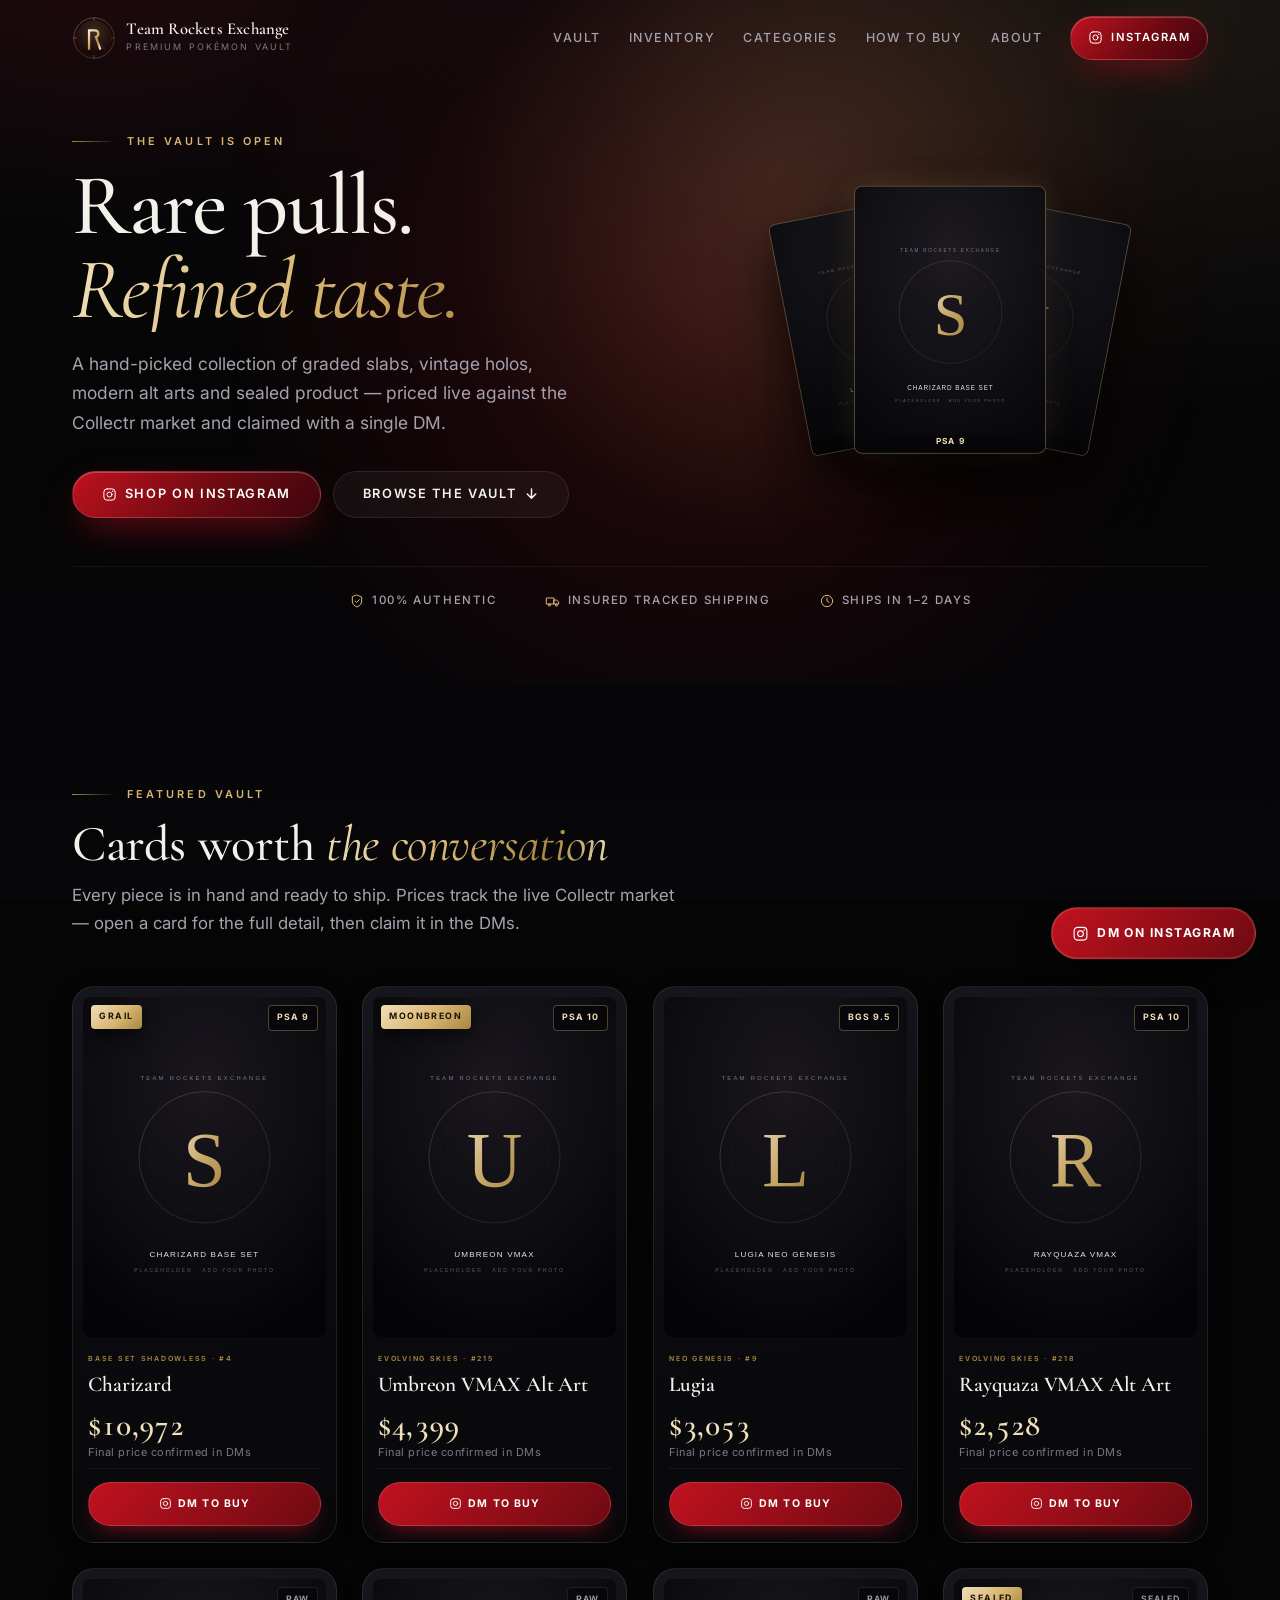
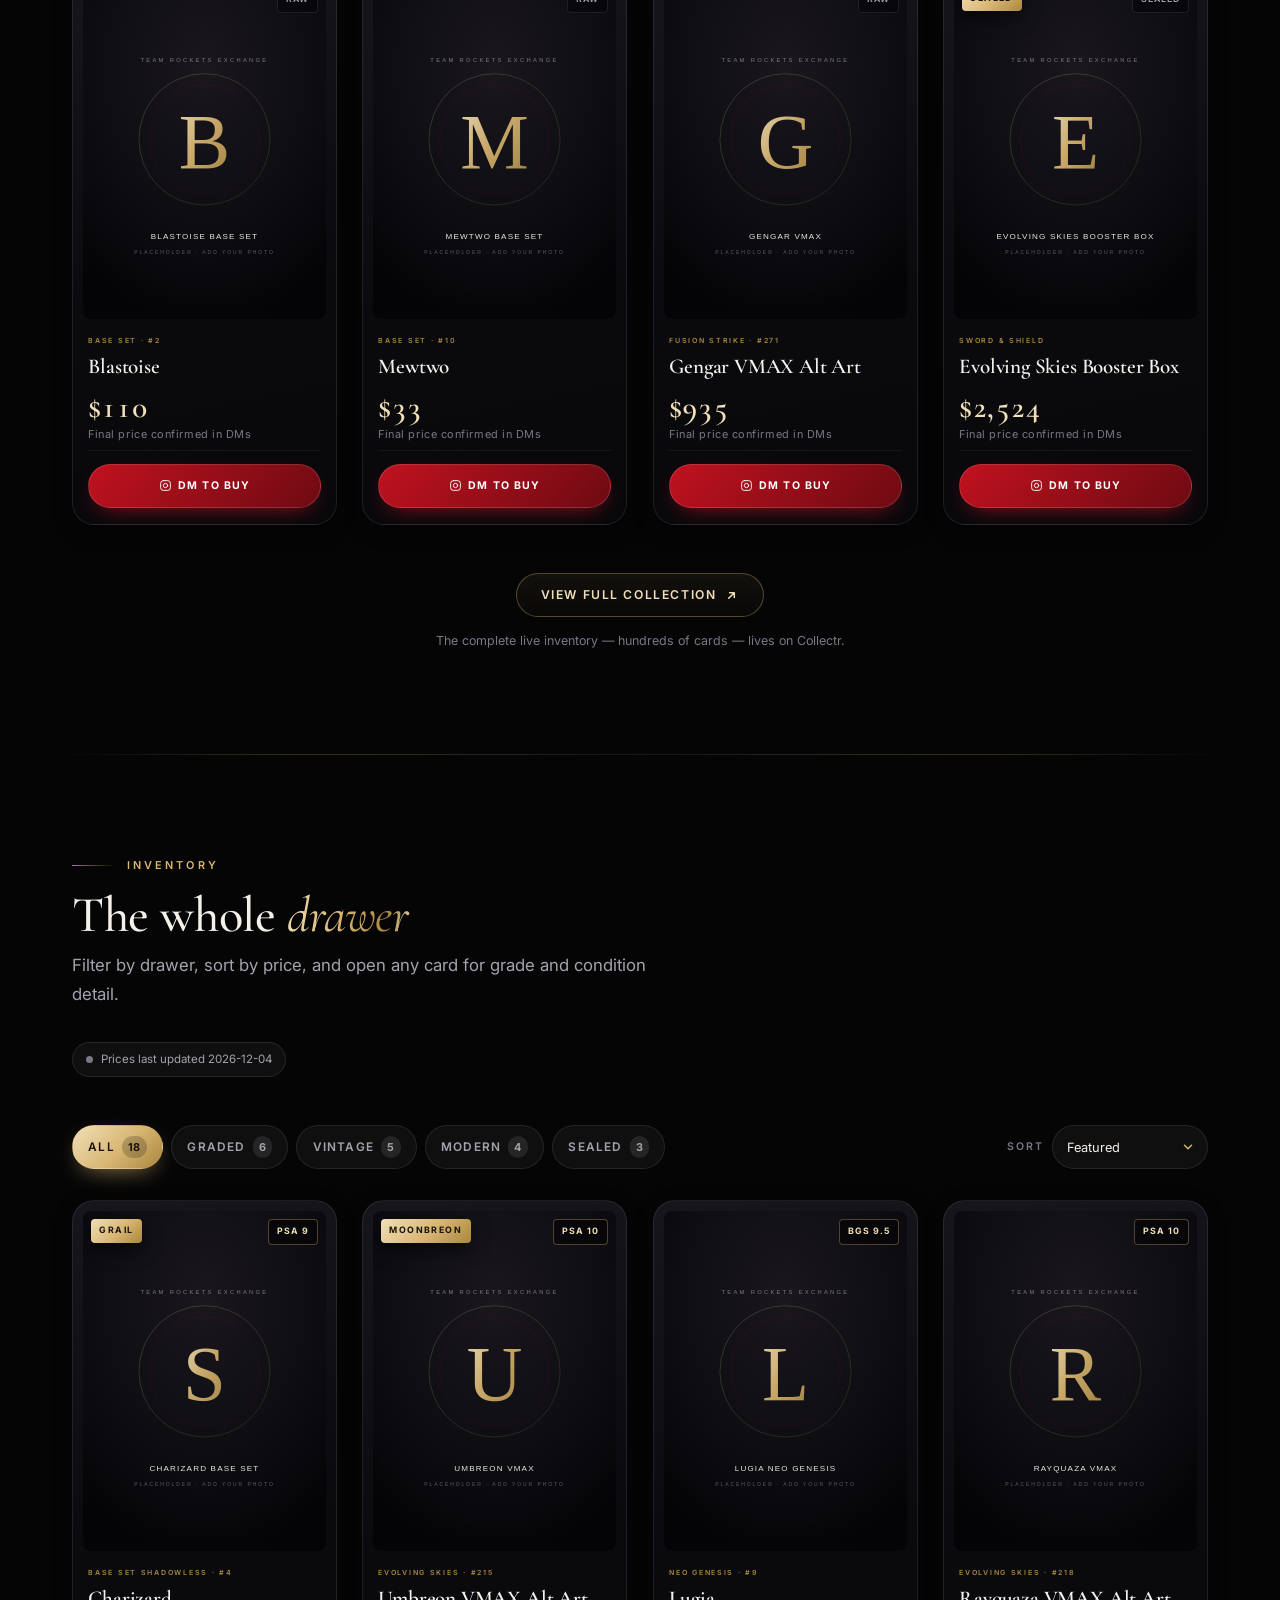
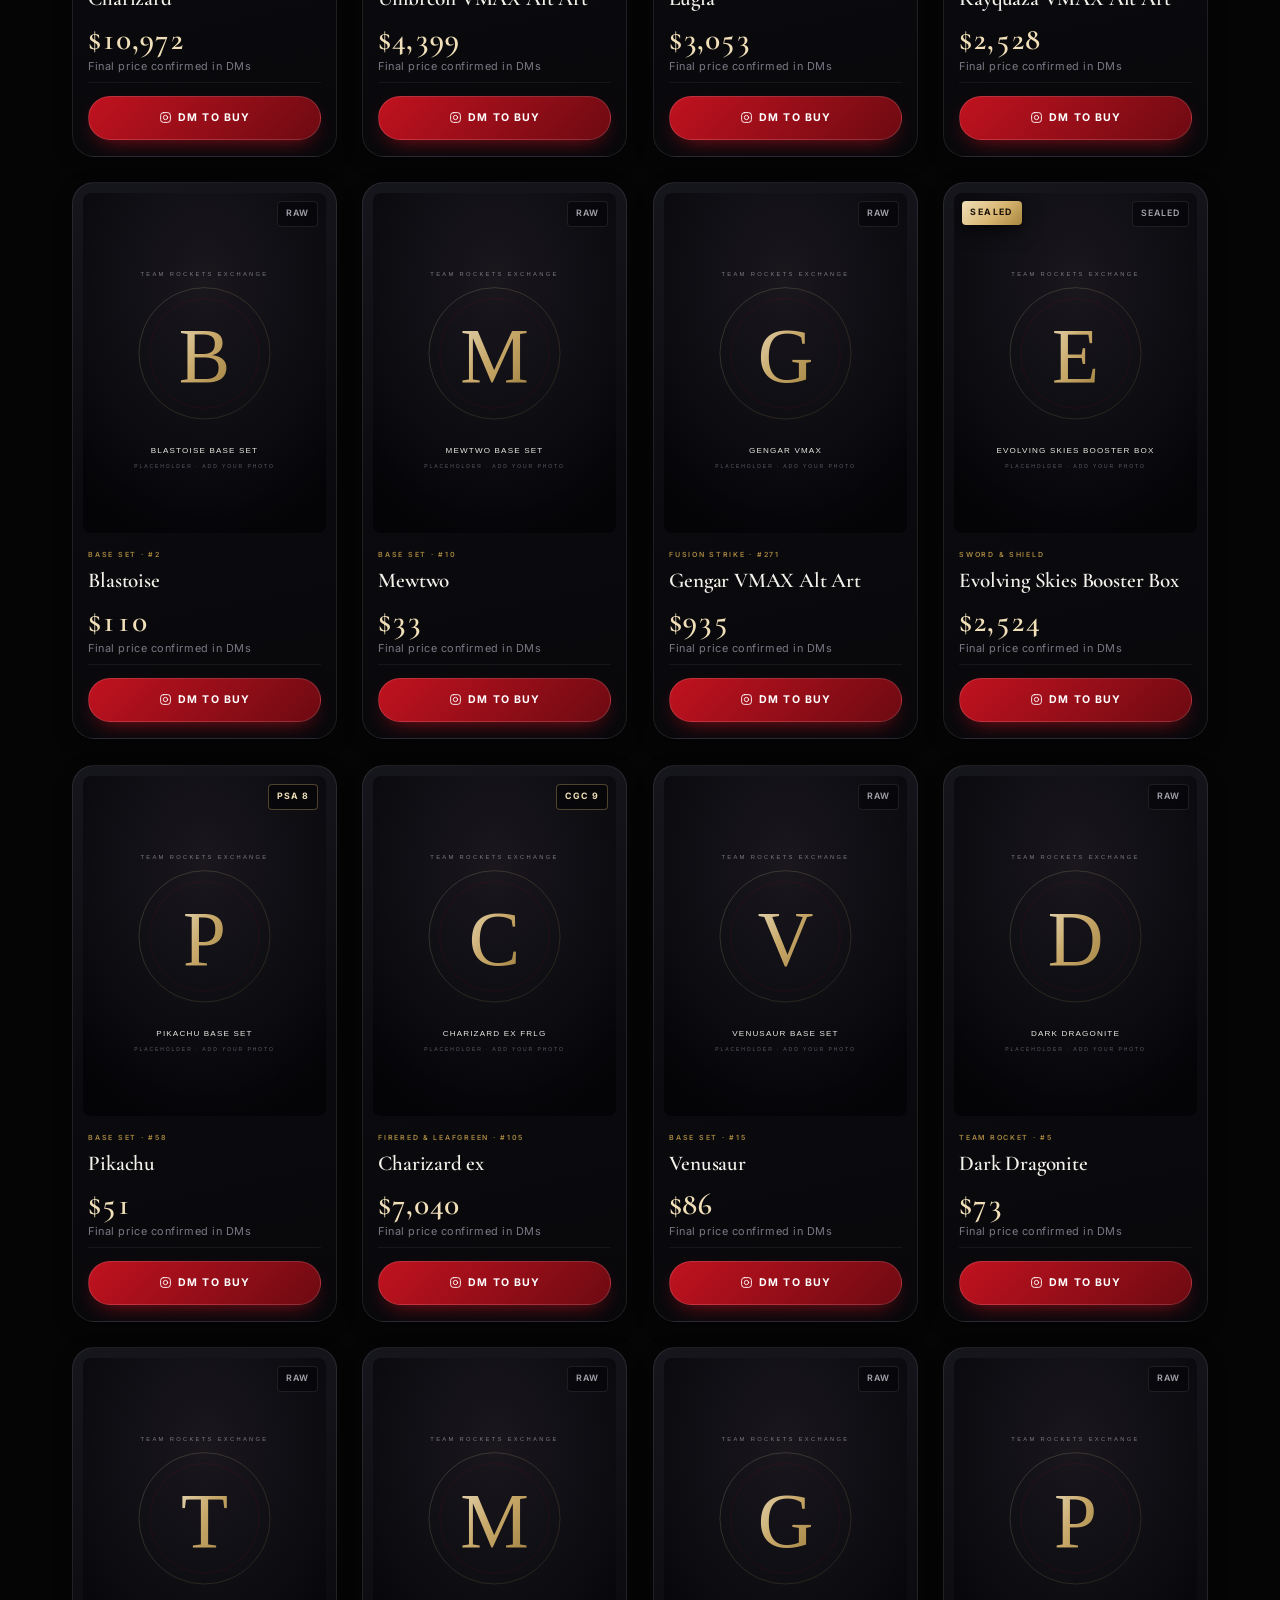
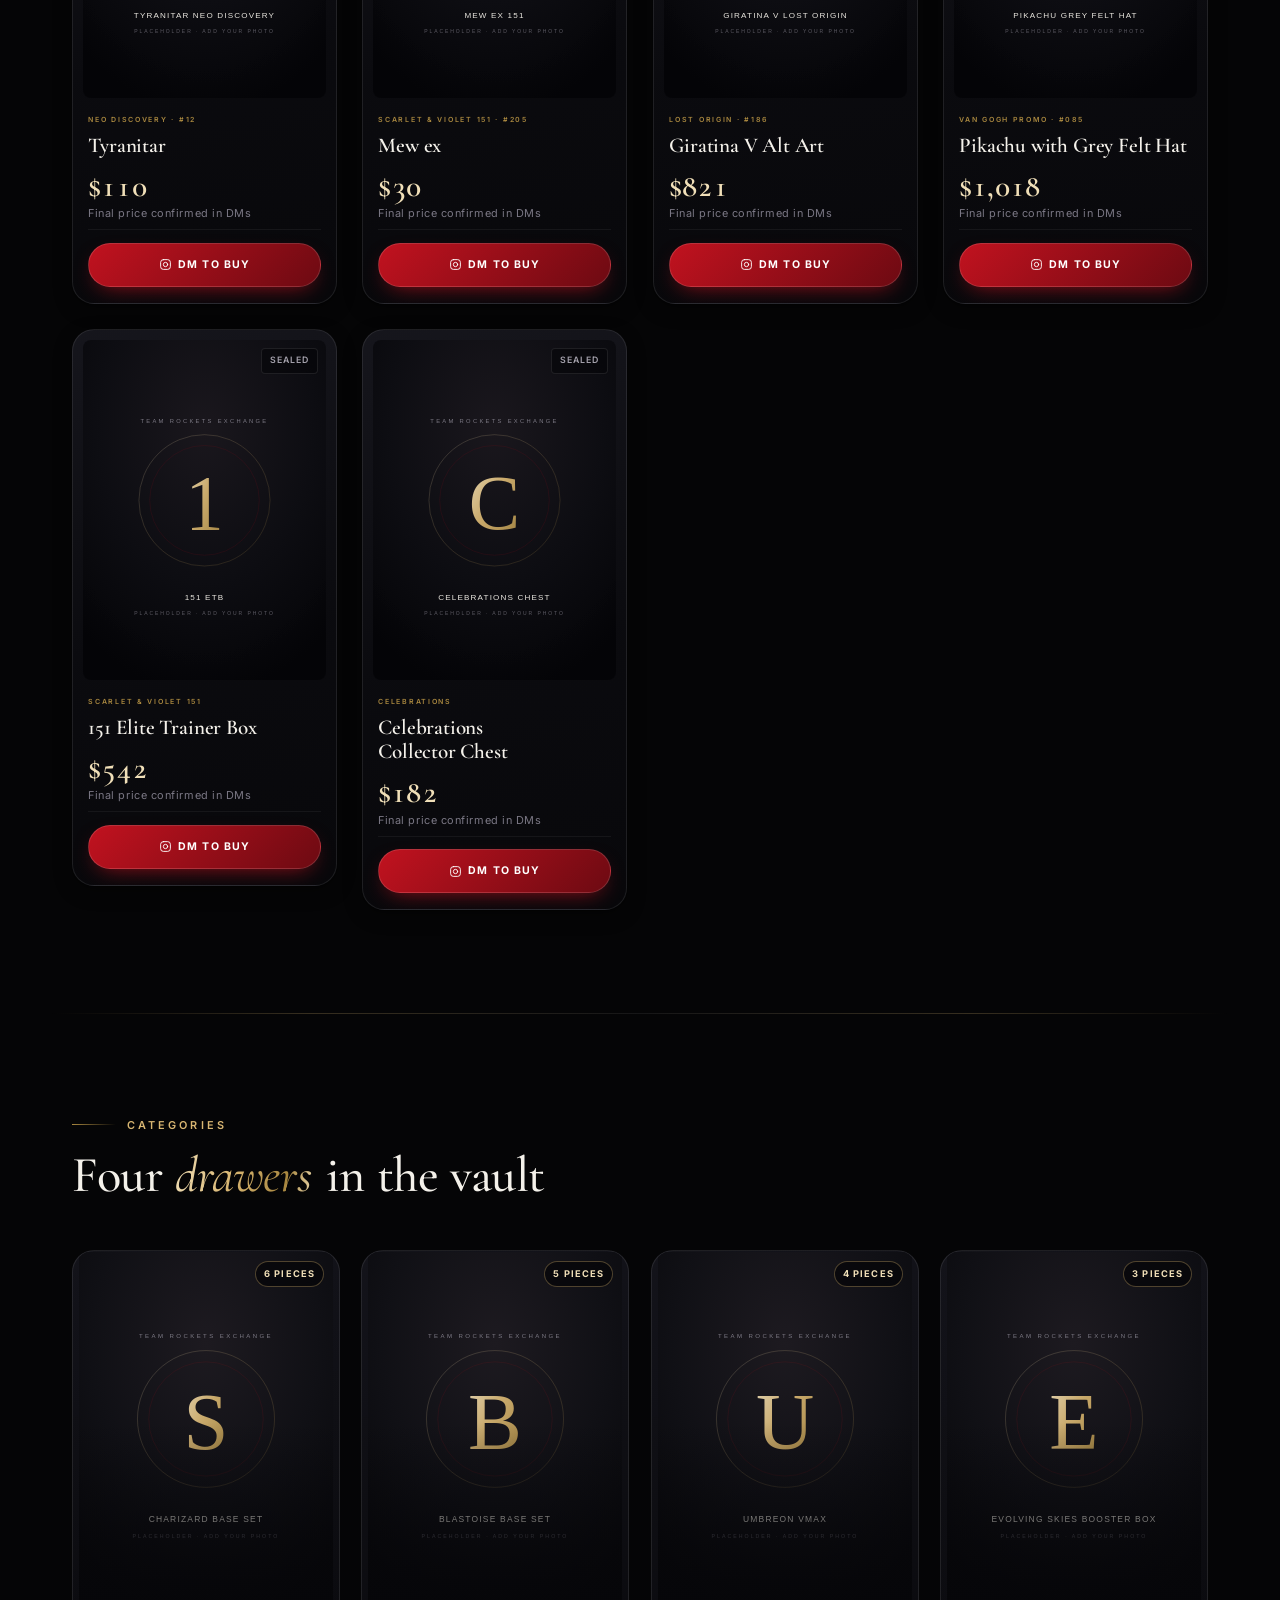
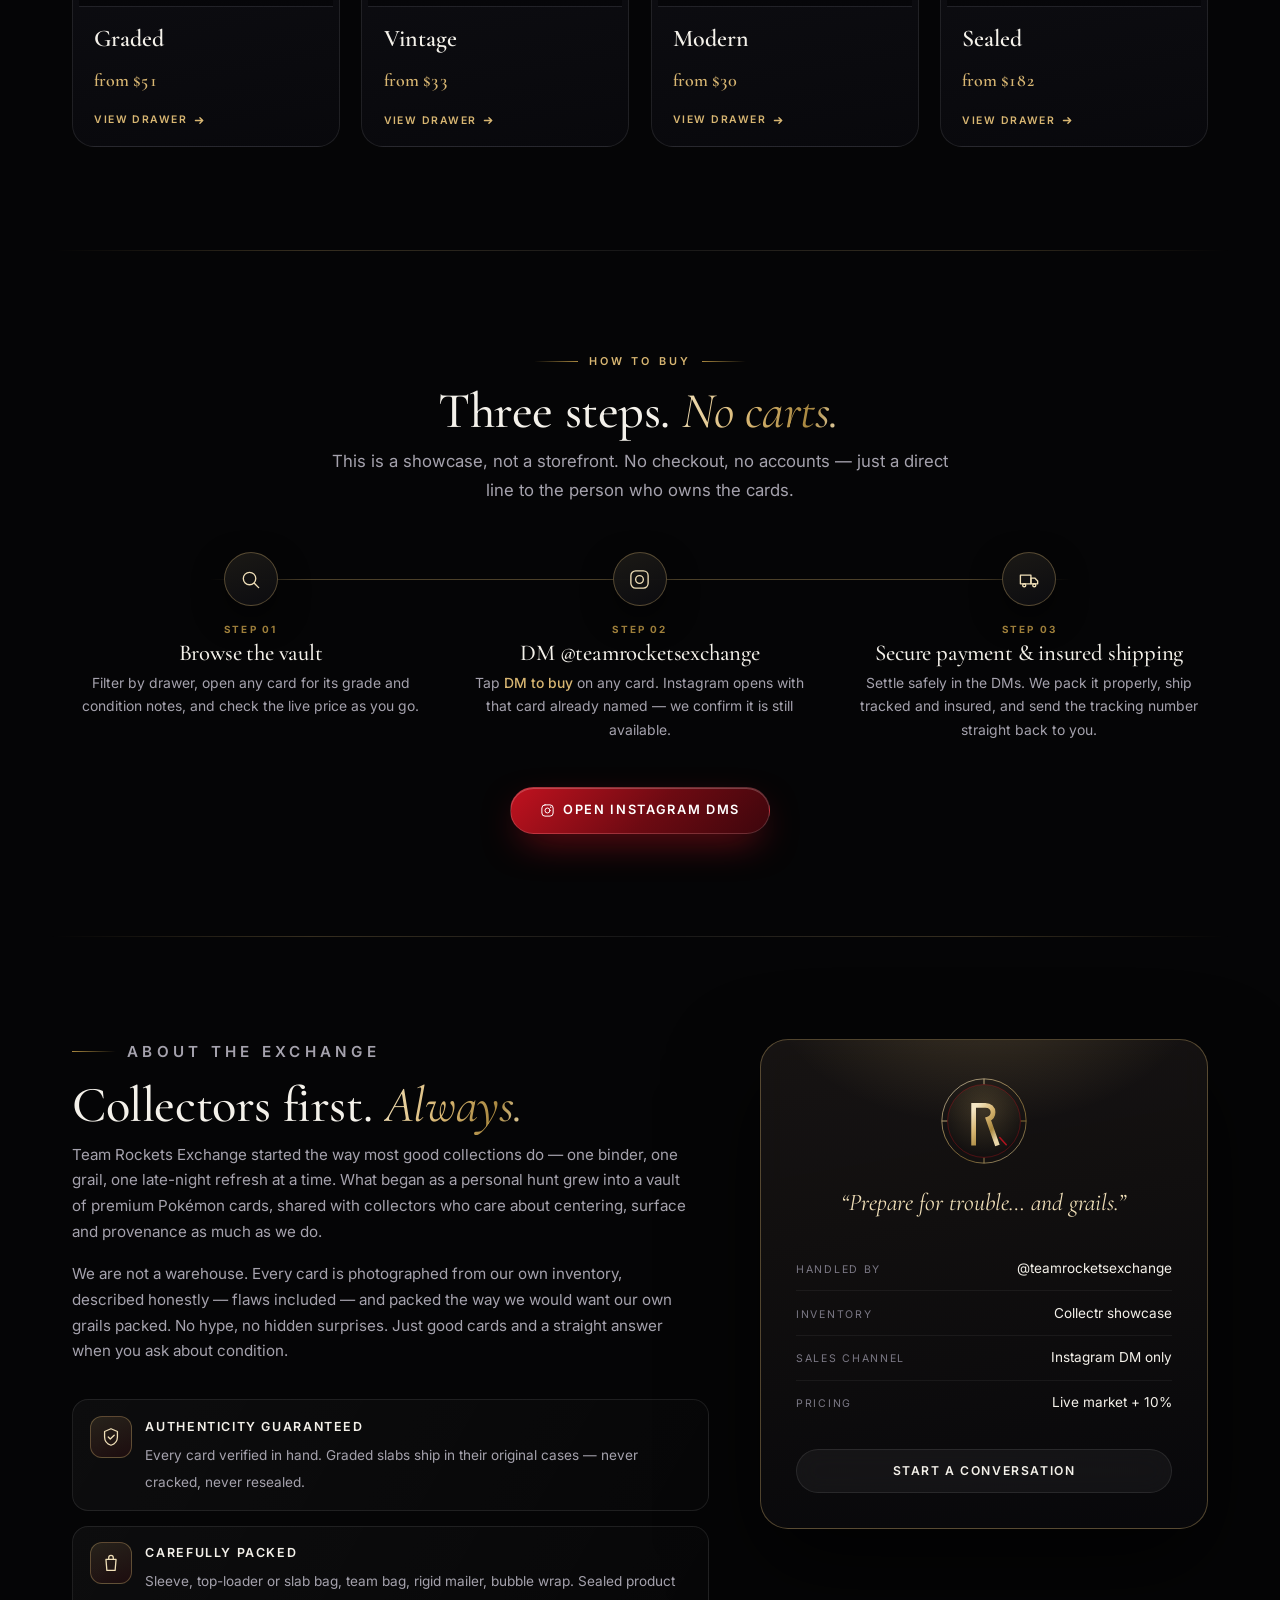
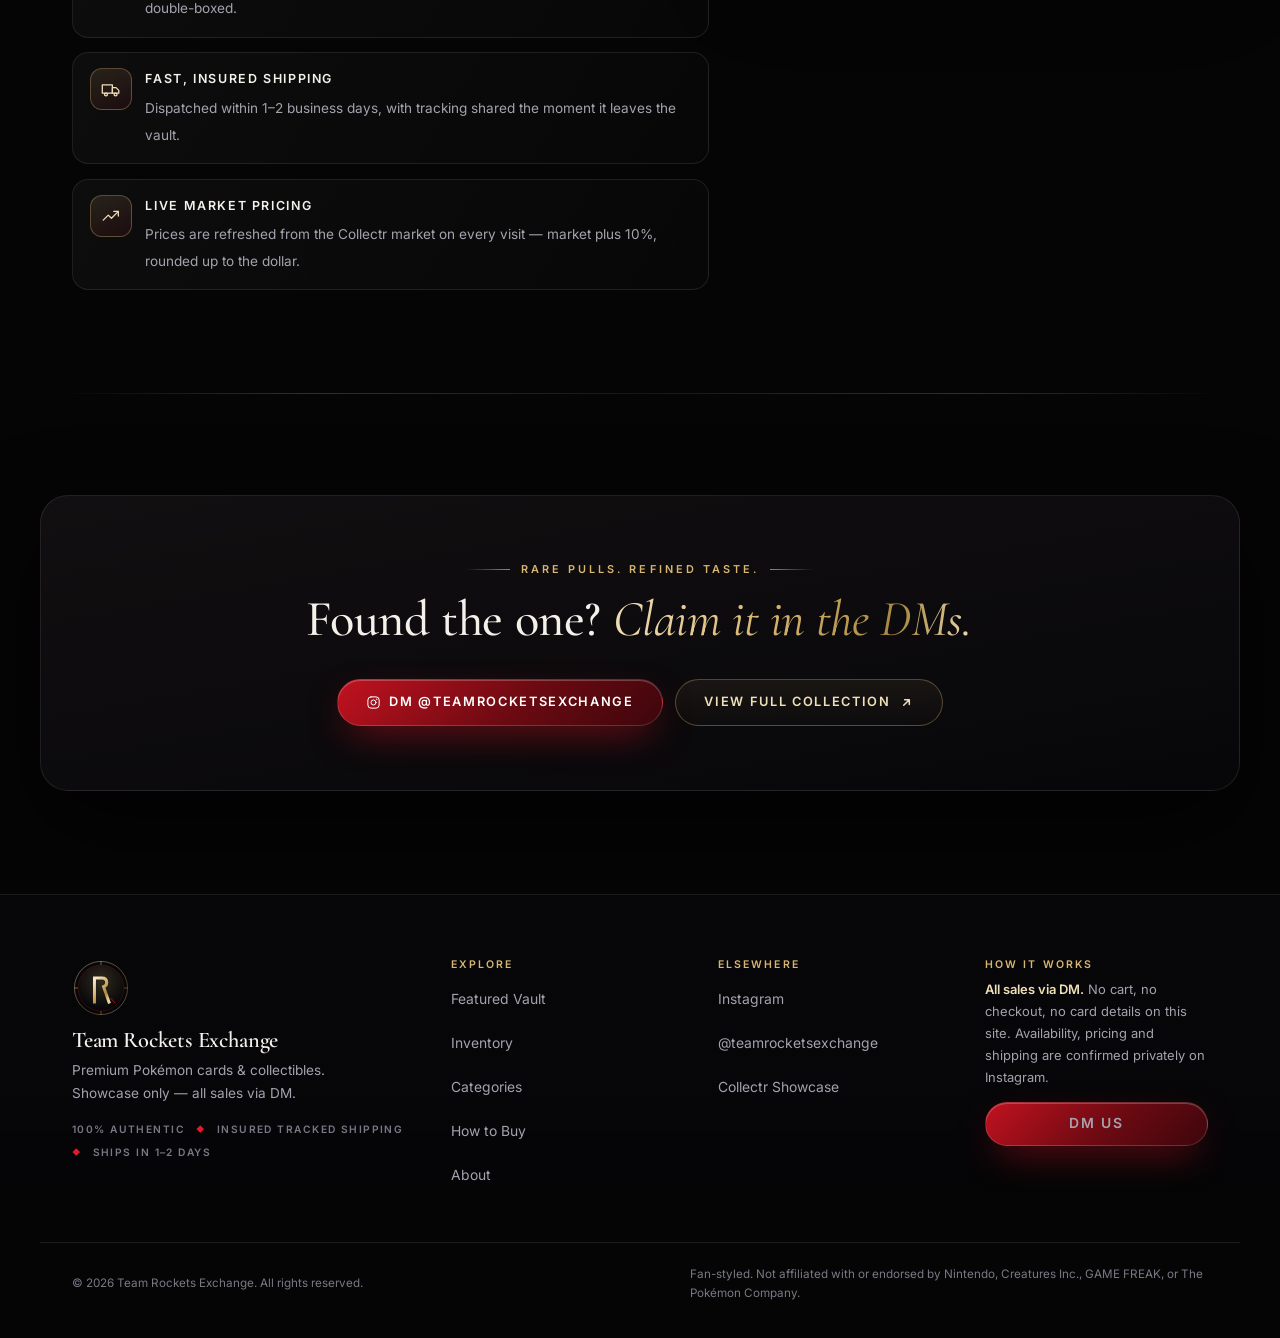
<file: index.html>
<!DOCTYPE html>
<html lang="en">
<head>
<meta charset="utf-8" />
<meta name="viewport" content="width=device-width, initial-scale=1" />
<title>Team Rockets Exchange — Rare pulls. Refined taste.</title>
<meta name="description" content="A curated vault of premium Pokémon collectibles — graded slabs, vintage holos, modern alt arts and sealed product. Live Collectr market pricing; every purchase by DM on Instagram." />
<meta name="theme-color" content="#08080a" />
<meta name="color-scheme" content="dark" />
<link rel="canonical" href="https://abc6240.github.io/tre/" />

<!-- Social preview. A 1200x630 PNG at assets/brand/og-image.png would render
     better on Facebook / X / iMessage, none of which rasterise SVG. -->
<meta property="og:type" content="website" />
<meta property="og:site_name" content="Team Rockets Exchange" />
<meta property="og:title" content="Team Rockets Exchange — Rare pulls. Refined taste." />
<meta property="og:description" content="Graded slabs, vintage holos and sealed product with live market pricing. Claimed by DM on Instagram." />
<meta property="og:url" content="https://abc6240.github.io/tre/" />
<meta property="og:image" content="https://abc6240.github.io/tre/assets/brand/monogram.svg" />
<meta name="twitter:card" content="summary_large_image" />
<meta name="twitter:title" content="Team Rockets Exchange — Rare pulls. Refined taste." />
<meta name="twitter:description" content="Graded slabs, vintage holos and sealed product with live market pricing. Claimed by DM." />
<meta name="twitter:image" content="https://abc6240.github.io/tre/assets/brand/monogram.svg" />

<link rel="icon" href="assets/brand/favicon.svg" type="image/svg+xml" />
<link rel="apple-touch-icon" href="assets/brand/monogram.svg" />

<!-- Fonts: preconnect + preload so the swap is quicker. -->
<link rel="preconnect" href="https://fonts.googleapis.com" />
<link rel="preconnect" href="https://fonts.gstatic.com" crossorigin />
<link rel="preload" as="style" href="https://fonts.googleapis.com/css2?family=Cormorant+Garamond:ital,wght@0,400;0,500;0,600;1,400&family=Inter:wght@400;500;600&display=swap" />
<link rel="stylesheet" href="https://fonts.googleapis.com/css2?family=Cormorant+Garamond:ital,wght@0,400;0,500;0,600;1,400&family=Inter:wght@400;500;600&display=swap" />

<!-- Hero art is the LCP element: fetch it first, at high priority. -->
<link rel="preload" as="image" href="assets/products/_placeholders/charizard-base-set.svg" fetchpriority="high" />

<link rel="stylesheet" href="assets/css/style.css" />
</head>
<body>

<a class="skip-link" href="#vault">Skip to the vault</a>

<!-- ================================ HEADER ================================ -->
<header class="site-header" id="siteHeader" data-header>
  <div class="shell header-inner">
    <a class="brand" href="#top" aria-label="Team Rockets Exchange — back to top">
      <span class="brand-mark" data-monogram="44" aria-hidden="true"></span>
      <span class="brand-words">
        <span class="brand-name">Team Rockets Exchange</span>
        <span class="brand-sub">Premium Pokémon Vault</span>
      </span>
    </a>

    <nav class="nav" id="primaryNav" aria-label="Primary">
      <a href="#vault">Vault</a>
      <a href="#inventory">Inventory</a>
      <a href="#categories">Categories</a>
      <a href="#how">How to Buy</a>
      <a href="#about">About</a>
      <a class="btn btn-primary btn-sm nav-cta" data-ig target="_blank" rel="noopener">
        <svg class="btn-ico" viewBox="0 0 24 24" aria-hidden="true"><rect x="3" y="3" width="18" height="18" rx="5"/><circle cx="12" cy="12" r="4"/><circle cx="17.2" cy="6.8" r="1.1" fill="currentColor" stroke="none"/></svg>
        Instagram
      </a>
    </nav>

    <button class="nav-toggle" type="button" aria-expanded="false" aria-controls="primaryNav" aria-label="Open menu" data-nav-toggle>
      <span></span><span></span><span></span>
    </button>
  </div>
</header>

<main id="top">

  <!-- ================================= HERO ================================= -->
  <section class="hero" id="hero" aria-labelledby="heroTitle">
    <div class="hero-glow" aria-hidden="true"></div>

    <div class="shell hero-grid">
      <div class="hero-copy">
        <p class="eyebrow" data-reveal="up">
          <span class="eyebrow-line" aria-hidden="true"></span>
          The vault is open
        </p>

        <h1 class="hero-title" id="heroTitle" data-reveal="up" data-reveal-delay="80">
          Rare pulls.
          <em>Refined taste.</em>
        </h1>

        <p class="hero-lede" data-reveal="up" data-reveal-delay="140">
          A hand-picked collection of graded slabs, vintage holos, modern alt arts
          and sealed product — priced live against the Collectr market and claimed
          with a single DM.
        </p>

        <div class="hero-actions" data-reveal="up" data-reveal-delay="200">
          <a class="btn btn-primary btn-lg" data-ig target="_blank" rel="noopener">
            <svg class="btn-ico" viewBox="0 0 24 24" aria-hidden="true"><rect x="3" y="3" width="18" height="18" rx="5"/><circle cx="12" cy="12" r="4"/><circle cx="17.2" cy="6.8" r="1.1" fill="currentColor" stroke="none"/></svg>
            Shop on Instagram
          </a>
          <a class="btn btn-ghost btn-lg" href="#vault">
            Browse the Vault
            <svg class="btn-ico" viewBox="0 0 16 16" aria-hidden="true"><path d="M8 2v10M3.5 7.5 8 12l4.5-4.5"/></svg>
          </a>
        </div>
      </div>

      <!-- Hero art: a tilted fan of three graded slabs. -->
      <div class="slab-fan" data-reveal="fade" data-reveal-delay="260"
           role="group" aria-label="A fan of three graded slabs: Charizard, Umbreon VMAX and Lugia">
        <figure class="slab slab-c">
          <img src="assets/products/_placeholders/lugia-neo-genesis.svg"
               alt="Lugia — Neo Genesis, BGS 9.5 graded slab"
               width="630" height="880" decoding="async" />
          <figcaption>BGS 9.5</figcaption>
        </figure>
        <figure class="slab slab-b">
          <img src="assets/products/_placeholders/umbreon-vmax.svg"
               alt="Umbreon VMAX Alt Art — Evolving Skies, PSA 10 graded slab"
               width="630" height="880" decoding="async" />
          <figcaption>PSA 10</figcaption>
        </figure>
        <figure class="slab slab-a">
          <img src="assets/products/_placeholders/charizard-base-set.svg"
               alt="Charizard — Base Set Shadowless, PSA 9 graded slab"
               width="630" height="880" fetchpriority="high" decoding="async" />
          <figcaption>PSA 9</figcaption>
        </figure>
      </div>
    </div>

    <div class="shell">
      <ul class="trust-bar" data-reveal="up" data-reveal-delay="320">
        <li>
          <svg viewBox="0 0 24 24" aria-hidden="true"><path d="M12 3l7 3v6c0 4.2-2.9 7.6-7 9-4.1-1.4-7-4.8-7-9V6z"/><path d="m9 12 2.2 2.2L15.5 10"/></svg>
          100% Authentic
        </li>
        <li>
          <svg viewBox="0 0 24 24" aria-hidden="true"><path d="M2.5 7.5h11v9h-11z"/><path d="M13.5 10.5h4l3 3v3h-7z"/><circle cx="6.5" cy="18" r="1.6"/><circle cx="17" cy="18" r="1.6"/></svg>
          Insured tracked shipping
        </li>
        <li>
          <svg viewBox="0 0 24 24" aria-hidden="true"><circle cx="12" cy="12" r="8.5"/><path d="M12 7.5V12l3 2"/></svg>
          Ships in 1–2 days
        </li>
      </ul>
    </div>
  </section>

  <!-- ================================= VAULT ================================ -->
  <section class="section" id="vault" aria-labelledby="vaultTitle">
    <div class="shell">
      <header class="section-head" data-reveal="up">
        <p class="eyebrow"><span class="eyebrow-line" aria-hidden="true"></span>Featured Vault</p>
        <h2 class="section-title" id="vaultTitle">Cards worth <em>the conversation</em></h2>
        <p class="section-lede">
          Every piece is in hand and ready to ship. Prices track the live Collectr
          market — open a card for the full detail, then claim it in the DMs.
        </p>
      </header>

      <div class="card-grid" data-grid="featured" aria-live="polite"></div>

      <div class="vault-footer" data-reveal="up">
        <a class="btn btn-outline" data-collectr target="_blank" rel="noopener">
          View Full Collection
          <svg class="btn-ico" viewBox="0 0 16 16" aria-hidden="true"><path d="M5 11 11 5M6 5h5v5"/></svg>
        </a>
        <p class="vault-footer-note">The complete live inventory — hundreds of cards — lives on Collectr.</p>
      </div>
    </div>
  </section>

  <!-- =============================== INVENTORY ============================== -->
  <section class="section" id="inventory" aria-labelledby="invTitle">
    <div class="shell">
      <header class="section-head" data-reveal="up">
        <p class="eyebrow"><span class="eyebrow-line" aria-hidden="true"></span>Inventory</p>
        <h2 class="section-title" id="invTitle">The whole <em>drawer</em></h2>
        <p class="section-lede">
          Filter by drawer, sort by price, and open any card for grade and
          condition detail.
        </p>
        <!-- Live price status line, filled in by main.js -->
        <p class="price-status" data-price-status role="status" aria-live="polite">
          <span class="price-dot" aria-hidden="true"></span>
          <span data-price-status-text>Loading prices…</span>
        </p>
      </header>

      <div class="inv-bar">
        <div class="chip-row" role="group" aria-label="Filter inventory by category" data-chips></div>

        <div class="sort-wrap">
          <label class="sort-label" for="invSort">Sort</label>
          <select class="sort-select" id="invSort" data-sort>
            <option value="featured">Featured</option>
            <option value="price-desc">Price: high → low</option>
            <option value="price-asc">Price: low → high</option>
          </select>
          <svg class="sort-caret" viewBox="0 0 16 16" aria-hidden="true"><path d="m4 6 4 4 4-4"/></svg>
        </div>
      </div>

      <div class="card-grid" data-grid="inventory" aria-live="polite"></div>

      <p class="empty-note" data-empty hidden>
        Nothing in this drawer just yet — message us, we may have it behind the counter.
      </p>
    </div>
  </section>

  <!-- =============================== CATEGORIES ============================== -->
  <section class="section" id="categories" aria-labelledby="catTitle">
    <div class="shell">
      <header class="section-head" data-reveal="up">
        <p class="eyebrow"><span class="eyebrow-line" aria-hidden="true"></span>Categories</p>
        <h2 class="section-title" id="catTitle">Four <em>drawers</em> in the vault</h2>
      </header>

      <div class="cat-grid" data-cat-grid></div>
    </div>
  </section>

  <!-- =============================== HOW TO BUY ============================= -->
  <section class="section" id="how" aria-labelledby="howTitle">
    <div class="shell">
      <header class="section-head center" data-reveal="up">
        <p class="eyebrow eyebrow-center"><span class="eyebrow-line" aria-hidden="true"></span>How to Buy<span class="eyebrow-line" aria-hidden="true"></span></p>
        <h2 class="section-title" id="howTitle">Three steps. <em>No carts.</em></h2>
        <p class="section-lede">
          This is a showcase, not a storefront. No checkout, no accounts — just a
          direct line to the person who owns the cards.
        </p>
      </header>

      <ol class="timeline">
        <li class="tl-step" data-reveal="up">
          <span class="tl-node" aria-hidden="true">
            <svg viewBox="0 0 24 24"><circle cx="11" cy="11" r="6.5"/><path d="m16 16 4.5 4.5"/></svg>
          </span>
          <span class="tl-index">Step 01</span>
          <h3 class="tl-title">Browse the vault</h3>
          <p>Filter by drawer, open any card for its grade and condition notes, and check the live price as you go.</p>
        </li>
        <li class="tl-step" data-reveal="up" data-reveal-delay="110">
          <span class="tl-node" aria-hidden="true">
            <svg viewBox="0 0 24 24"><rect x="3" y="3" width="18" height="18" rx="5"/><circle cx="12" cy="12" r="4"/></svg>
          </span>
          <span class="tl-index">Step 02</span>
          <h3 class="tl-title">DM @teamrocketsexchange</h3>
          <p>Tap <span class="ink-gold">DM to buy</span> on any card. Instagram opens with that card already named — we confirm it is still available.</p>
        </li>
        <li class="tl-step" data-reveal="up" data-reveal-delay="220">
          <span class="tl-node" aria-hidden="true">
            <svg viewBox="0 0 24 24"><path d="M2.5 7.5h11v9h-11z"/><path d="M13.5 10.5h4l3 3v3h-7z"/><circle cx="6.5" cy="18" r="1.6"/><circle cx="17" cy="18" r="1.6"/></svg>
          </span>
          <span class="tl-index">Step 03</span>
          <h3 class="tl-title">Secure payment &amp; insured shipping</h3>
          <p>Settle safely in the DMs. We pack it properly, ship tracked and insured, and send the tracking number straight back to you.</p>
        </li>
      </ol>

      <div class="how-cta" data-reveal="up">
        <a class="btn btn-primary btn-lg" data-ig target="_blank" rel="noopener">
          <svg class="btn-ico" viewBox="0 0 24 24" aria-hidden="true"><rect x="3" y="3" width="18" height="18" rx="5"/><circle cx="12" cy="12" r="4"/><circle cx="17.2" cy="6.8" r="1.1" fill="currentColor" stroke="none"/></svg>
          Open Instagram DMs
        </a>
      </div>
    </div>
  </section>

  <!-- ================================= ABOUT ================================ -->
  <section class="section" id="about" aria-labelledby="aboutTitle">
    <div class="shell about-inner">
      <div class="about-copy" data-reveal="up">
        <p class="eyebrow"><span class="eyebrow-line" aria-hidden="true"></span>About the Exchange</p>
        <h2 class="section-title" id="aboutTitle">Collectors first. <em>Always.</em></h2>
        <p>
          Team Rockets Exchange started the way most good collections do — one
          binder, one grail, one late-night refresh at a time. What began as a
          personal hunt grew into a vault of premium Pokémon cards, shared with
          collectors who care about centering, surface and provenance as much as we do.
        </p>
        <p>
          We are not a warehouse. Every card is photographed from our own inventory,
          described honestly — flaws included — and packed the way we would want our
          own grails packed. No hype, no hidden surprises. Just good cards and a
          straight answer when you ask about condition.
        </p>

        <ul class="trust-list">
          <li>
            <span class="trust-ico" aria-hidden="true"><svg viewBox="0 0 24 24"><path d="M12 3l7 3v6c0 4.2-2.9 7.6-7 9-4.1-1.4-7-4.8-7-9V6z"/><path d="m9 12 2.2 2.2L15.5 10"/></svg></span>
            <div><strong>Authenticity guaranteed</strong><span>Every card verified in hand. Graded slabs ship in their original cases — never cracked, never resealed.</span></div>
          </li>
          <li>
            <span class="trust-ico" aria-hidden="true"><svg viewBox="0 0 24 24"><path d="M6.5 8h11l-1 12h-9z"/><path d="M9.5 8V6.2A2.5 2.5 0 0 1 12 3.7a2.5 2.5 0 0 1 2.5 2.5V8"/></svg></span>
            <div><strong>Carefully packed</strong><span>Sleeve, top-loader or slab bag, team bag, rigid mailer, bubble wrap. Sealed product double-boxed.</span></div>
          </li>
          <li>
            <span class="trust-ico" aria-hidden="true"><svg viewBox="0 0 24 24"><path d="M2.5 7.5h11v9h-11z"/><path d="M13.5 10.5h4l3 3v3h-7z"/><circle cx="6.5" cy="18" r="1.6"/><circle cx="17" cy="18" r="1.6"/></svg></span>
            <div><strong>Fast, insured shipping</strong><span>Dispatched within 1–2 business days, with tracking shared the moment it leaves the vault.</span></div>
          </li>
          <li>
            <span class="trust-ico" aria-hidden="true"><svg viewBox="0 0 24 24"><path d="M3.5 16.5 9 11l3.5 3.5L20 7"/><path d="M15 7h5v5"/></svg></span>
            <div><strong>Live market pricing</strong><span>Prices are refreshed from the Collectr market on every visit — market plus 10%, rounded up to the dollar.</span></div>
          </li>
        </ul>
      </div>

      <aside class="about-panel" data-reveal="up" data-reveal-delay="120">
        <div class="panel-glow" aria-hidden="true"></div>
        <div class="panel-mark" data-monogram="92" aria-hidden="true"></div>
        <p class="panel-quote">“Prepare for trouble… and grails.”</p>
        <dl class="panel-stats">
          <div><dt>Handled by</dt><dd>@teamrocketsexchange</dd></div>
          <div><dt>Inventory</dt><dd>Collectr showcase</dd></div>
          <div><dt>Sales channel</dt><dd>Instagram DM only</dd></div>
          <div><dt>Pricing</dt><dd>Live market + 10%</dd></div>
        </dl>
        <a class="btn btn-ghost btn-block" data-ig target="_blank" rel="noopener">Start a conversation</a>
      </aside>
    </div>
  </section>

  <!-- ================================ CLOSING =============================== -->
  <section class="section" aria-labelledby="closingTitle">
    <div class="shell closing-inner" data-reveal="up">
      <div class="closing-glow" aria-hidden="true"></div>
      <p class="eyebrow eyebrow-center"><span class="eyebrow-line" aria-hidden="true"></span>Rare pulls. Refined taste.<span class="eyebrow-line" aria-hidden="true"></span></p>
      <h2 class="section-title" id="closingTitle">Found the one? <em>Claim it in the DMs.</em></h2>
      <div class="closing-actions">
        <a class="btn btn-primary btn-lg" data-ig target="_blank" rel="noopener">
          <svg class="btn-ico" viewBox="0 0 24 24" aria-hidden="true"><rect x="3" y="3" width="18" height="18" rx="5"/><circle cx="12" cy="12" r="4"/><circle cx="17.2" cy="6.8" r="1.1" fill="currentColor" stroke="none"/></svg>
          DM @teamrocketsexchange
        </a>
        <a class="btn btn-outline btn-lg" data-collectr target="_blank" rel="noopener">
          View Full Collection
          <svg class="btn-ico" viewBox="0 0 16 16" aria-hidden="true"><path d="M5 11 11 5M6 5h5v5"/></svg>
        </a>
      </div>
    </div>
  </section>

</main>

<!-- ================================= FOOTER ================================ -->
<footer class="site-footer" aria-labelledby="footerTitle">
  <div class="shell footer-inner">
    <div class="footer-brand">
      <span class="brand-mark" data-monogram="58" aria-hidden="true"></span>
      <h2 class="footer-title" id="footerTitle">Team Rockets Exchange</h2>
      <p class="footer-tag">Premium Pokémon cards &amp; collectibles.<br />Showcase only — all sales via DM.</p>
      <ul class="footer-trust">
        <li>100% Authentic</li>
        <li>Insured tracked shipping</li>
        <li>Ships in 1–2 days</li>
      </ul>
    </div>

    <nav class="footer-col" aria-label="Explore">
      <h3>Explore</h3>
      <a href="#vault">Featured Vault</a>
      <a href="#inventory">Inventory</a>
      <a href="#categories">Categories</a>
      <a href="#how">How to Buy</a>
      <a href="#about">About</a>
    </nav>

    <nav class="footer-col" aria-label="Elsewhere">
      <h3>Elsewhere</h3>
      <a data-ig target="_blank" rel="noopener">Instagram</a>
      <a href="https://www.instagram.com/teamrocketsexchange/" target="_blank" rel="noopener">@teamrocketsexchange</a>
      <a data-collectr target="_blank" rel="noopener">Collectr Showcase</a>
    </nav>

    <div class="footer-col footer-pay">
      <h3>How it works</h3>
      <p><strong>All sales via DM.</strong> No cart, no checkout, no card details on this site. Availability, pricing and shipping are confirmed privately on Instagram.</p>
      <a class="btn btn-primary btn-sm" data-ig target="_blank" rel="noopener">DM us</a>
    </div>
  </div>

  <div class="shell footer-bottom">
    <p>© <span data-year>2025</span> Team Rockets Exchange. All rights reserved.</p>
    <p class="disclaimer">
      Fan-styled. Not affiliated with or endorsed by Nintendo, Creatures Inc.,
      GAME FREAK, or The Pokémon Company.
    </p>
  </div>
</footer>

<!-- Sticky mobile CTA — always one tap from the DMs -->
<a class="sticky-dm" data-ig target="_blank" rel="noopener" data-sticky-dm>
  <svg viewBox="0 0 24 24" aria-hidden="true"><rect x="3" y="3" width="18" height="18" rx="5"/><circle cx="12" cy="12" r="4"/><circle cx="17.2" cy="6.8" r="1.1" fill="currentColor" stroke="none"/></svg>
  DM on Instagram
</a>

<!-- ================================= LIGHTBOX ============================== -->
<div class="lightbox" data-lightbox hidden>
  <div class="lightbox-scrim" data-lightbox-close tabindex="-1"></div>

  <div class="lightbox-panel" role="dialog" aria-modal="true" aria-labelledby="lbName" data-lb-panel>
    <button class="lb-nav lb-prev" type="button" data-lb-prev aria-label="Previous card">
      <svg viewBox="0 0 16 16" aria-hidden="true"><path d="M10 3 5 8l5 5"/></svg>
    </button>
    <button class="lb-nav lb-next" type="button" data-lb-next aria-label="Next card">
      <svg viewBox="0 0 16 16" aria-hidden="true"><path d="M6 3l5 5-5 5"/></svg>
    </button>
    <button class="lightbox-close" type="button" data-lightbox-close aria-label="Close details">
      <svg viewBox="0 0 16 16" aria-hidden="true"><path d="M4 4l8 8M12 4l-8 8"/></svg>
    </button>

    <div class="lightbox-media">
      <button class="lb-zoom" type="button" data-lb-zoom aria-label="Zoom in on the card image" aria-pressed="false">
        <img data-lb-img alt="" width="630" height="880" decoding="async" />
        <span class="lb-zoom-hint" aria-hidden="true">
          <svg viewBox="0 0 24 24"><circle cx="11" cy="11" r="6.5"/><path d="M11 8.5v5M8.5 11h5M16 16l4.5 4.5"/></svg>
          Tap to zoom
        </span>
      </button>
    </div>

    <div class="lightbox-body">
      <p class="lb-set" data-lb-set></p>
      <h3 class="lightbox-name" id="lbName" data-lb-name></h3>
      <p class="lb-meta" data-lb-meta></p>

      <p class="lb-price-row">
        <span class="lb-price" data-lb-price>—</span>
        <span class="price-note">Final price confirmed in DMs</span>
      </p>

      <dl class="lb-specs">
        <div data-lb-grade-row hidden><dt>Grade</dt><dd data-lb-grade></dd></div>
        <div data-lb-cat-row hidden><dt>Drawer</dt><dd data-lb-cat></dd></div>
        <div><dt>Availability</dt><dd data-lb-avail></dd></div>
        <div><dt>Pricing</dt><dd data-lb-source></dd></div>
      </dl>

      <div class="lightbox-actions">
        <a class="btn btn-primary btn-block" data-lb-dm target="_blank" rel="noopener">
          <svg class="btn-ico" viewBox="0 0 24 24" aria-hidden="true"><rect x="3" y="3" width="18" height="18" rx="5"/><circle cx="12" cy="12" r="4"/><circle cx="17.2" cy="6.8" r="1.1" fill="currentColor" stroke="none"/></svg>
          DM about this card
        </a>
        <a class="btn btn-ghost btn-block" data-collectr target="_blank" rel="noopener">See it on Collectr</a>
      </div>
      <p class="lb-note">Questions about condition, centering or extra photos? Ask in the DM — we answer with real photos.</p>
    </div>
  </div>
</div>

<script src="data/products.js"></script>
<script type="module" src="assets/js/main.js"></script>
</body>
</html>
</file>
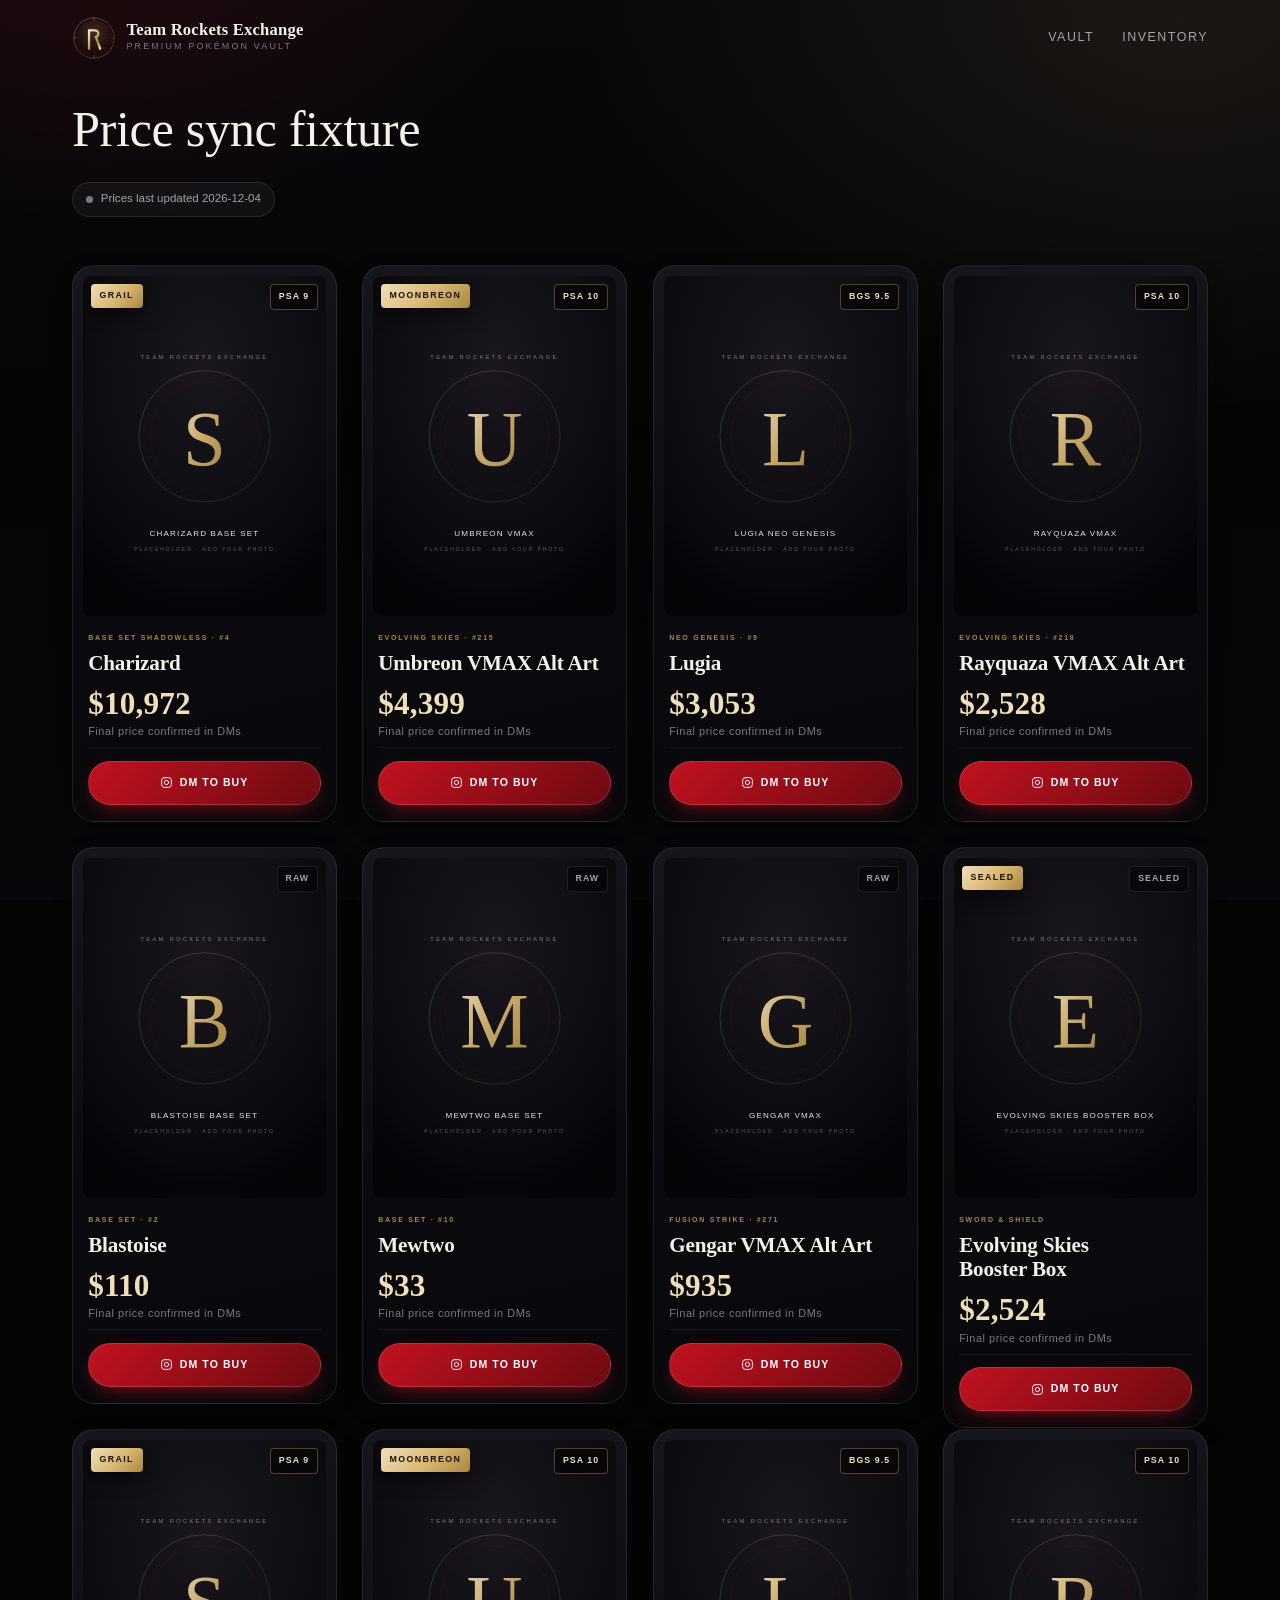
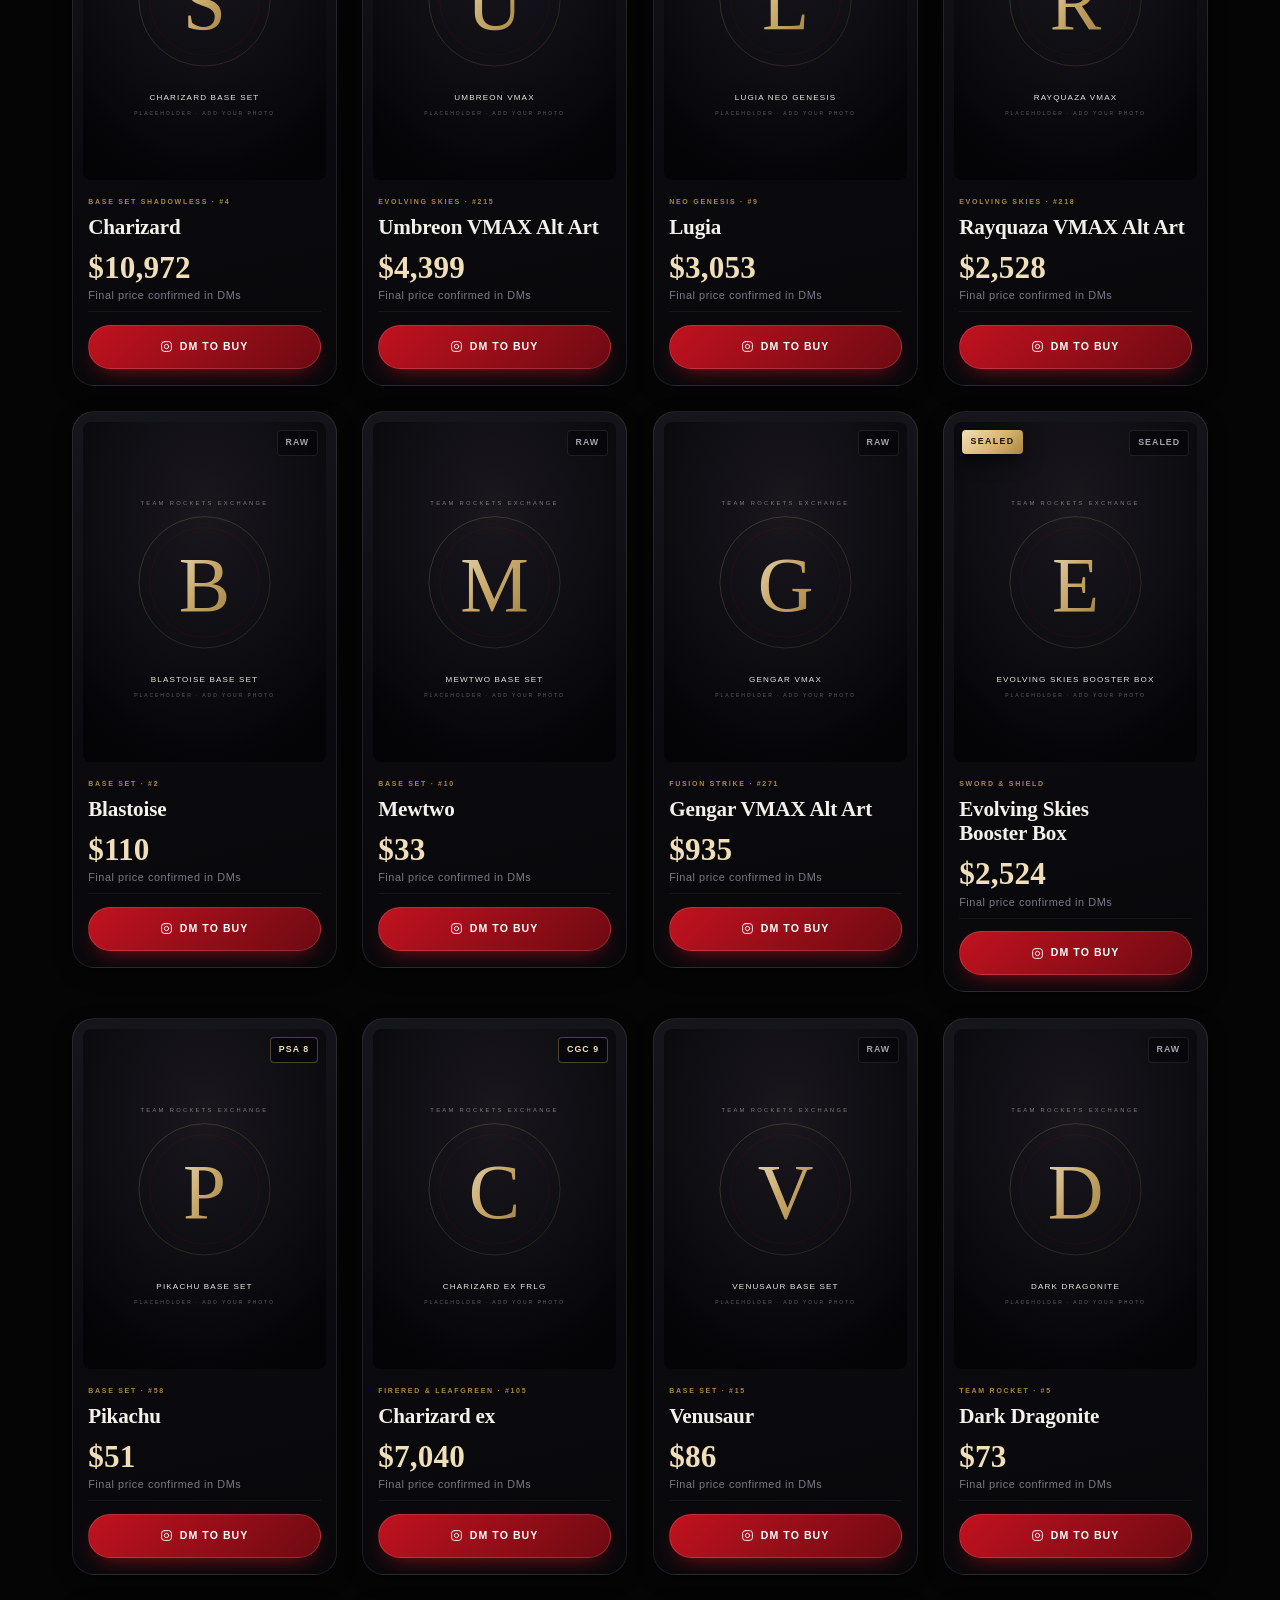
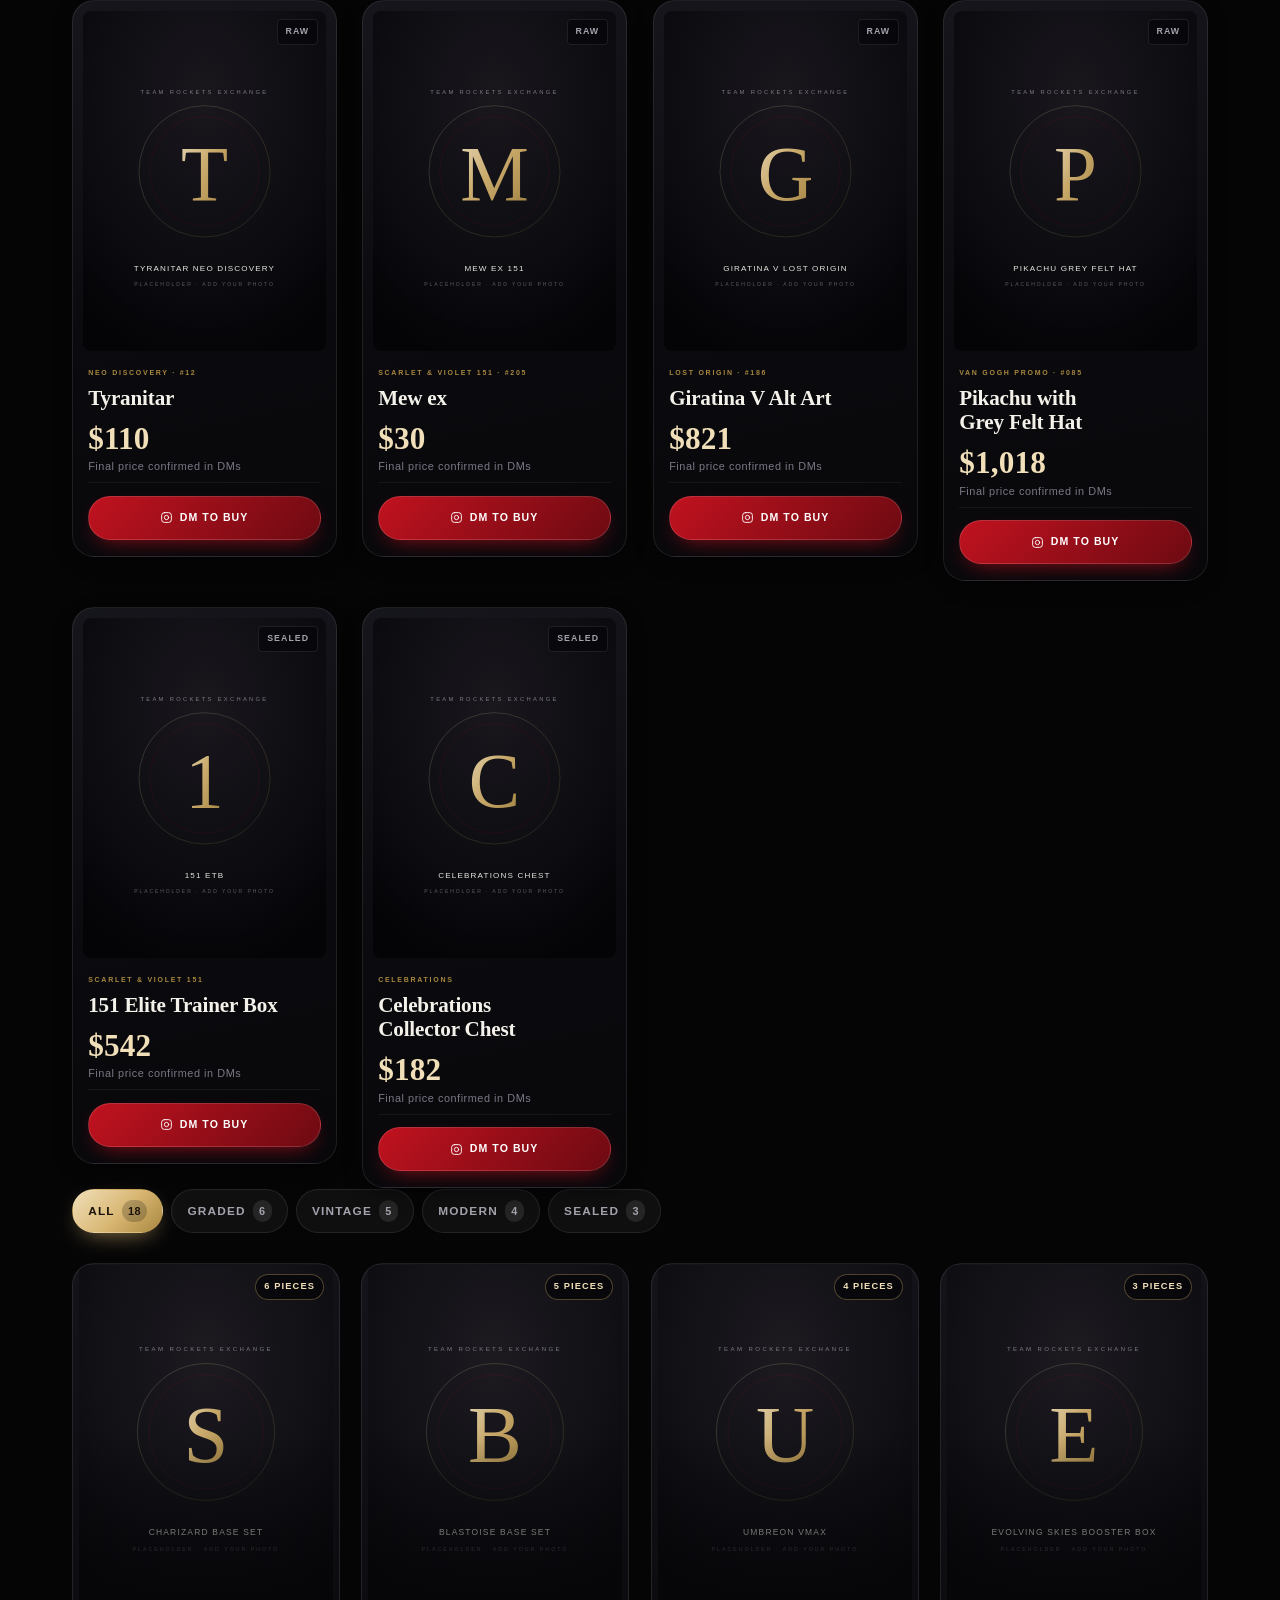
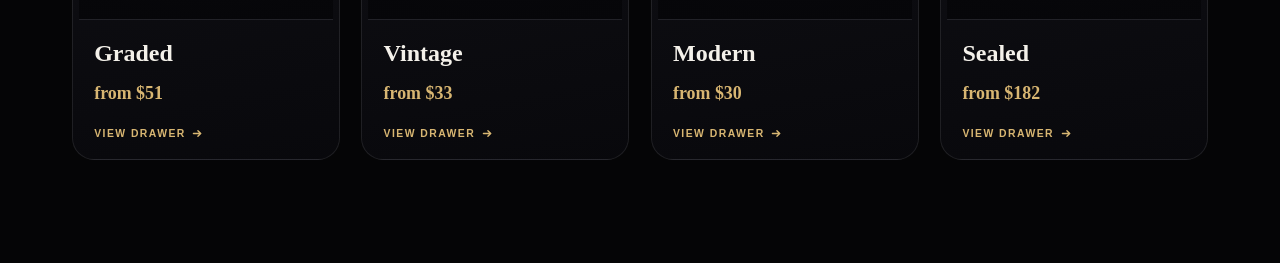
<file: fixture.html>
<!DOCTYPE html>
<html lang="en">
<head>
<meta charset="utf-8" />
<meta name="viewport" content="width=device-width, initial-scale=1" />
<title>Price-sync fixture — Team Rockets Exchange</title>
<meta name="robots" content="noindex" />
<!-- Test fixture. Served at the site root so every relative asset path in the
     real index.html keeps working; the only difference is that PRICE_API points
     at a local mock so tools/qa.js can exercise the live-sync path end to end.
     Not linked from anywhere and marked noindex. -->
<link rel="icon" href="assets/brand/favicon.svg" type="image/svg+xml" />
<link rel="stylesheet" href="assets/css/style.css" />
</head>
<body>

<a class="skip-link" href="#vault">Skip to the vault</a>

<header class="site-header" id="siteHeader" data-header>
  <div class="shell header-inner">
    <a class="brand" href="#top" aria-label="Team Rockets Exchange — back to top">
      <span class="brand-mark" data-monogram="44" aria-hidden="true"></span>
      <span class="brand-words">
        <span class="brand-name">Team Rockets Exchange</span>
        <span class="brand-sub">Premium Pokémon Vault</span>
      </span>
    </a>
    <nav class="nav" id="primaryNav" aria-label="Primary">
      <a href="#vault">Vault</a>
      <a href="#inventory">Inventory</a>
    </nav>
  </div>
</header>

<main id="top">
  <section class="section" id="vault" aria-labelledby="vaultTitle">
    <div class="shell">
      <header class="section-head">
        <h1 class="section-title" id="vaultTitle">Price sync fixture</h1>
        <p class="price-status" data-price-status role="status" aria-live="polite">
          <span class="price-dot" aria-hidden="true"></span>
          <span data-price-status-text>Loading prices…</span>
        </p>
      </header>
      <div class="card-grid" data-grid="featured"></div>
      <div class="card-grid" data-grid="inventory" hidden></div>
      <div class="chip-row" data-chips hidden></div>
      <div class="cat-grid" data-cat-grid hidden></div>
      <div class="empty-note" data-empty hidden></div>
    </div>
  </section>
</main>

<div class="lightbox" data-lightbox hidden>
  <div class="lightbox-scrim" data-lightbox-close tabindex="-1"></div>
  <div class="lightbox-panel" role="dialog" aria-modal="true" aria-labelledby="lbName" data-lb-panel>
    <button class="lightbox-close" type="button" data-lightbox-close aria-label="Close details"></button>
    <div class="lb-zoom" data-lb-zoom role="button" tabindex="0" aria-pressed="false">
      <img data-lb-img alt="" width="630" height="880" />
    </div>
    <h3 id="lbName" data-lb-name></h3>
    <p class="lb-set" data-lb-set></p>
    <p class="lb-meta" data-lb-meta></p>
    <span class="lb-price" data-lb-price></span>
    <dl class="lb-specs">
      <div data-lb-grade-row hidden><dt>Grade</dt><dd data-lb-grade></dd></div>
      <div data-lb-cat-row hidden><dt>Drawer</dt><dd data-lb-cat></dd></div>
      <div><dt>Availability</dt><dd data-lb-avail></dd></div>
      <div><dt>Pricing</dt><dd data-lb-source></dd></div>
    </dl>
    <a data-lb-dm href="#"></a>
    <button data-lb-prev></button>
    <button data-lb-next></button>
  </div>
</div>

<script src="data/products.js"></script>
<script>
  /* Point the sync at the local mock before main.js (a module, so deferred)
     evaluates. A test-only 800ms budget keeps the failure path quick. */
  window.TRE_DATA.CONFIG.PRICE_API = "http://127.0.0.1:5199/prices";
  window.TRE_DATA.CONFIG.FETCH_TIMEOUT_MS = 800;
  /* Stand-in collectrIds so the sync has something real to ask for. */
  window.TRE_DATA.PRODUCTS[0].collectrId = "9001";   /* Charizard,  fallback 9974 */
  window.TRE_DATA.PRODUCTS[1].collectrId = "9002";   /* Umbreon,   fallback 3999 */
</script>
<script type="module" src="assets/js/main.js"></script>
</body>
</html>
</file>
<file: assets/css/style.css>
/* ============================================================================
   TEAM ROCKETS EXCHANGE — dark luxury vault
   ----------------------------------------------------------------------------
   1.  Tokens            7.  Vault cards      13. Lightbox
   2.  Base / a11y       8.  Categories       14. Sticky CTA / motion
   3.  Layout / type     9.  How to Buy       15. Reduced motion
   4.  Header            10. About / trust    16. Responsive trims
   5.  Buttons           11. Closing / footer
   6.  Hero + slab fan   12. Filter chips
   ----------------------------------------------------------------------------
   Contrast: every text colour pairs to >= 4.5:1 on the dark surfaces (WCAG AA).
   --muted #a5a2ad ~ 7.9:1 on --charcoal. --crimson-lit #e01b2b is only ~4.0:1,
   so crimson is reserved for fills, ribbons and icons - never for body copy.
   ========================================================================== */

/* ------------------------------- 1. TOKENS ------------------------------ */
:root {
  /* Surfaces */
  --black: #050506; --ink: #08080a; --charcoal: #0e0e12;
  --charcoal-2: #14141a; --charcoal-3: #1b1b22;
  /* Accents */
  --crimson: #c1121f; --crimson-lit: #e01b2b; --crimson-deep: #6d0a12;
  --gold: #d8b672; --champagne: #f0dfb8; --gold-deep: #a8873f;
  /* Text */
  --cream: #f4f1ea; --text: #d9d6cf;
  --muted: #a5a2ad;   /* lifted from #94919b for AA headroom on charcoal */
  --faint: #7b7885;   /* lifted from #6c6a74; small caps stay legible */

  --line: rgba(255,255,255,.09);
  --line-soft: rgba(255,255,255,.055);
  --line-gold: rgba(216,182,114,.34);
  --line-red: rgba(193,18,31,.4);
  --glass: rgba(16,16,21,.62);
  --glass-2: rgba(255,255,255,.045);

  --sh-sm: 0 1px 2px rgba(0,0,0,.5), 0 6px 18px rgba(0,0,0,.35);
  --sh-md: 0 18px 44px rgba(0,0,0,.55);
  --sh-lg: 0 36px 90px rgba(0,0,0,.7);
  --sh-gold: 0 26px 70px -28px rgba(216,182,114,.5);
  --sh-red: 0 14px 38px -12px rgba(193,18,31,.75);

  --display: "Cormorant Garamond", "Playfair Display", Didot, "Times New Roman", serif;
  --sans: "Inter", "Manrope", -apple-system, BlinkMacSystemFont, "Segoe UI", Roboto, Helvetica, Arial, sans-serif;

  --shell: 1200px; --gutter: 16px;
  --section-y: clamp(3.75rem, 8vw, 7rem);
  --r-sm: 10px; --r-md: 16px; --r-lg: 22px; --r-xl: 28px;
  --ease: cubic-bezier(.22,.61,.36,1);
  --ease-out: cubic-bezier(.16,1,.3,1);
  --header-h: 68px;
  --tap: 44px;         /* minimum tap target */
  --ratio: 63 / 88;    /* a real trading card */
}
@media (min-width: 900px) { :root { --gutter: 32px; --header-h: 76px; } }

/* ----------------------------- 2. BASE / A11Y --------------------------- */
*, *::before, *::after { box-sizing: border-box; }

html {
  -webkit-text-size-adjust: 100%;
  scroll-behavior: smooth;
  scroll-padding-top: calc(var(--header-h) + 16px);
}

body {
  margin: 0;
  background: var(--black);
  color: var(--text);
  font-family: var(--sans);
  font-size: 1rem;
  line-height: 1.7;
  -webkit-font-smoothing: antialiased;
  text-rendering: optimizeLegibility;
  overflow-x: hidden;
}
/* ambient depth so the black never reads flat */
body::before {
  content: "";
  position: fixed;
  inset: 0;
  z-index: -1;
  pointer-events: none;
  background:
    radial-gradient(700px 480px at 8% -8%, rgba(193,18,31,.14), transparent 62%),
    radial-gradient(900px 600px at 92% 2%, rgba(216,182,114,.09), transparent 66%),
    linear-gradient(180deg, #08080a 0%, #050506 48%, #07070a 100%);
}

img { max-width: 100%; display: block; }
svg { display: block; }
p { margin: 0 0 1.05em; }
p:last-child { margin-bottom: 0; }
a { color: inherit; text-decoration: none; }
button { font: inherit; color: inherit; background: none; border: 0; cursor: pointer; }
::selection { background: rgba(193,18,31,.75); color: #fff; }

/* gold focus ring, always visible for keyboard users */
:focus-visible {
  outline: 2px solid var(--gold);
  outline-offset: 3px;
  border-radius: 4px;
}

.skip-link {
  position: absolute;
  left: 50%; top: -100px;
  transform: translateX(-50%);
  z-index: 200;
  display: flex; align-items: center;
  min-height: var(--tap);
  padding: .8rem 1.3rem;
  background: var(--crimson);
  color: #fff;
  border-radius: 0 0 var(--r-sm) var(--r-sm);
  font-size: .8rem; font-weight: 600;
  letter-spacing: .08em; text-transform: uppercase;
  transition: top .25s var(--ease);
}
.skip-link:focus { top: 0; }

.ink-gold { color: var(--gold); font-weight: 500; }

/* --------------------------- 3. LAYOUT / TYPE --------------------------- */
.shell {
  width: 100%;
  max-width: var(--shell);
  margin-inline: auto;
  padding-inline: var(--gutter);
}
.section { position: relative; padding-block: var(--section-y); }
.section + .section::before {
  content: "";
  position: absolute;
  top: 0; left: 50%;
  transform: translateX(-50%);
  width: min(100%, 1180px);
  height: 1px;
  background: linear-gradient(90deg, transparent, rgba(216,182,114,.24) 22%, rgba(255,255,255,.07) 50%, rgba(216,182,114,.24) 78%, transparent);
}

h1, h2, h3, h4 {
  font-family: var(--display);
  font-weight: 500;
  color: var(--cream);
  line-height: 1.08;
  letter-spacing: -.008em;
  margin: 0;
  text-wrap: balance;
}
h1 em, h2 em, .section-title em, .hero-title em {
  font-style: italic;
  font-weight: 400;
  background: linear-gradient(103deg, var(--champagne) 0%, var(--gold) 42%, var(--gold-deep) 78%, var(--champagne) 100%);
  -webkit-background-clip: text;
  background-clip: text;
  color: transparent;
  padding-inline-end: .06em;
}

.section-head { max-width: 62ch; margin-bottom: clamp(1.9rem, 4vw, 3rem); }
.section-head.center { margin-inline: auto; text-align: center; }
.section-title { font-size: clamp(1.95rem, 5vw, 3.15rem); margin-bottom: .55rem; }
.section-lede { color: var(--muted); font-size: clamp(.95rem, 1.4vw, 1.05rem); max-width: 58ch; }
.section-head.center .section-lede { margin-inline: auto; }

.eyebrow {
  display: flex;
  align-items: center;
  gap: .7rem;
  margin: 0 0 .85rem;
  font-size: .68rem;
  font-weight: 600;
  letter-spacing: .28em;
  text-transform: uppercase;
  color: var(--gold);
}
.eyebrow-center { justify-content: center; }
.eyebrow-line {
  flex: 0 0 auto;
  width: clamp(16px, 4vw, 44px);
  height: 1px;
  background: linear-gradient(90deg, transparent, var(--gold-deep));
}
.eyebrow-line:last-child { background: linear-gradient(90deg, var(--gold-deep), transparent); }

/* scroll reveal — the site's one motion system */
[data-reveal] {
  opacity: 0;
  transform: translateY(20px);
  transition: opacity .8s var(--ease-out), transform .8s var(--ease-out);
  transition-delay: var(--reveal-delay, 0ms);
}
[data-reveal="fade"] { transform: none; }
[data-reveal].is-in { opacity: 1; transform: none; }

/* -------------------------------- 4. HEADER ----------------------------- */
.site-header {
  position: fixed;
  inset: 0 0 auto;
  z-index: 100;
  height: var(--header-h);
  display: flex;
  align-items: center;
  border-bottom: 1px solid transparent;
  transition: height .35s var(--ease), background-color .35s var(--ease), backdrop-filter .35s var(--ease), border-color .35s var(--ease);
}
.site-header.is-stuck {
  height: 60px;
  background: rgba(6, 6, 9, .74);
  backdrop-filter: blur(18px) saturate(140%);
  -webkit-backdrop-filter: blur(18px) saturate(140%);
  border-bottom-color: var(--line);
  box-shadow: 0 12px 40px rgba(0,0,0,.5);
}
.header-inner { display: flex; align-items: center; justify-content: space-between; gap: 1rem; width: 100%; }

.brand { display: flex; align-items: center; gap: .65rem; min-width: 0; min-height: var(--tap); }
.brand-mark { flex: 0 0 auto; display: grid; place-items: center; }
.brand-mark svg { width: 100%; height: auto; }
.brand-words { display: flex; flex-direction: column; min-width: 0; }
.brand-name {
  font-family: var(--display);
  font-size: 1.04rem; font-weight: 600;
  color: var(--cream); letter-spacing: .012em; line-height: 1.15;
  white-space: nowrap;
}
.brand-sub {
  font-size: .56rem; letter-spacing: .24em; text-transform: uppercase;
  color: var(--faint); white-space: nowrap;
}

.nav { display: flex; align-items: center; gap: clamp(.85rem, 2.2vw, 1.8rem); }
.nav > a:not(.btn) {
  position: relative;
  display: inline-flex; align-items: center;
  min-height: var(--tap);
  font-size: .78rem; font-weight: 500;
  letter-spacing: .12em; text-transform: uppercase;
  color: var(--muted);
  transition: color .3s var(--ease);
}
.nav > a:not(.btn)::after {
  content: "";
  position: absolute; left: 0; right: 0; bottom: 12px;
  height: 1px;
  background: linear-gradient(90deg, var(--gold-deep), var(--champagne));
  transform: scaleX(0); transform-origin: left;
  transition: transform .38s var(--ease-out);
}
.nav > a:not(.btn):hover { color: var(--cream); }
.nav > a:not(.btn):hover::after { transform: scaleX(1); }
.nav-cta { white-space: nowrap; }

.nav-toggle {
  display: none;
  width: var(--tap); height: var(--tap);
  border: 1px solid var(--line);
  border-radius: 50%;
  place-items: center; align-content: center; gap: 5px;
}
.nav-toggle span {
  display: block; width: 17px; height: 1.5px;
  background: var(--cream); border-radius: 2px;
  transition: transform .35s var(--ease), opacity .25s var(--ease);
}
.nav-toggle[aria-expanded="true"] span:nth-child(1) { transform: translateY(6.5px) rotate(45deg); }
.nav-toggle[aria-expanded="true"] span:nth-child(2) { opacity: 0; }
.nav-toggle[aria-expanded="true"] span:nth-child(3) { transform: translateY(-6.5px) rotate(-45deg); }

@media (max-width: 880px) {
  .nav-toggle { display: grid; }
  .nav {
    position: fixed;
    inset: var(--header-h) 0 auto;
    flex-direction: column;
    align-items: stretch;
    gap: 0;
    padding: .6rem var(--gutter) 1.4rem;
    background: rgba(6, 6, 9, .96);
    backdrop-filter: blur(22px);
    -webkit-backdrop-filter: blur(22px);
    border-bottom: 1px solid var(--line);
    box-shadow: var(--sh-lg);
    transform: translateY(-12px);
    opacity: 0; visibility: hidden;
    transition: opacity .3s var(--ease), transform .35s var(--ease-out), visibility .3s;
  }
  .nav.is-open { opacity: 1; visibility: visible; transform: translateY(0); }
  .nav > a:not(.btn) {
    min-height: 52px;
    font-size: .95rem; letter-spacing: .08em;
    border-bottom: 1px solid var(--line);
  }
  .nav > a:not(.btn)::after { display: none; }
  .nav-cta { margin-top: 1.1rem; justify-content: center; }
  .brand-sub { display: none; }
}

/* ------------------------------- 5. BUTTONS ----------------------------- */
.btn {
  position: relative;
  display: inline-flex;
  align-items: center;
  justify-content: center;
  gap: .5rem;
  min-height: var(--tap);
  padding: .85rem 1.5rem;
  border-radius: 999px;
  font-size: .76rem;
  font-weight: 600;
  letter-spacing: .13em;
  text-transform: uppercase;
  line-height: 1;
  border: 1px solid transparent;
  color: var(--cream);
  overflow: hidden;
  isolation: isolate;
  white-space: nowrap;
  transition: transform .3s var(--ease-out), box-shadow .35s var(--ease), border-color .35s var(--ease), color .3s var(--ease);
  -webkit-tap-highlight-color: transparent;
}
.btn-ico { width: 15px; height: 15px; flex: 0 0 auto; fill: none; stroke: currentColor; stroke-width: 1.6; stroke-linecap: round; stroke-linejoin: round; }
.btn-sm { padding: .6rem 1.05rem; font-size: .7rem; }
.btn-lg { padding: .95rem 1.8rem; font-size: .8rem; }
.btn-block { width: 100%; }
.btn::after {   /* light sweep on hover */
  content: "";
  position: absolute; inset: 0; z-index: -1;
  background: linear-gradient(105deg, transparent 25%, rgba(255,255,255,.4) 48%, transparent 70%);
  transform: translateX(-130%);
  transition: transform .8s var(--ease-out);
}
.btn:hover::after { transform: translateX(130%); }
.btn:active { transform: translateY(1px); }

.btn-primary {
  background: linear-gradient(135deg, var(--crimson) 0%, var(--crimson-deep) 55%, #3d060c 100%);
  border-color: rgba(255,255,255,.15);
  color: #fff;
  box-shadow: var(--sh-red), inset 0 1px 0 rgba(255,255,255,.22);
}
.btn-primary:hover { transform: translateY(-2px); box-shadow: 0 20px 46px -14px rgba(193,18,31,.9), inset 0 1px 0 rgba(255,255,255,.28); }

.btn-ghost {
  background: var(--glass-2);
  border-color: var(--line);
  color: var(--cream);
  backdrop-filter: blur(12px);
  -webkit-backdrop-filter: blur(12px);
}
.btn-ghost:hover { border-color: var(--line-gold); color: #fff; transform: translateY(-2px); box-shadow: var(--sh-gold); }

.btn-outline {
  border-color: var(--line-gold);
  color: var(--champagne);
  background: linear-gradient(180deg, rgba(216,182,114,.07), rgba(216,182,114,.02));
}
.btn-outline:hover { transform: translateY(-2px); color: #fff; border-color: var(--gold); box-shadow: var(--sh-gold); }

/* --------------------------- 6. HERO + SLAB FAN ------------------------- */
.hero {
  position: relative;
  padding-top: calc(var(--header-h) + clamp(1.75rem, 5vw, 3.5rem));
  padding-bottom: clamp(2.5rem, 6vw, 4.5rem);
  overflow: hidden;
  isolation: isolate;
}
.hero-glow {
  position: absolute;
  z-index: -1;
  left: 62%; top: 30%;
  width: min(1100px, 125vw);
  aspect-ratio: 1;
  transform: translate(-50%, -50%);
  background:
    radial-gradient(circle at 50% 50%, rgba(216,182,114,.17), transparent 44%),
    radial-gradient(circle at 42% 58%, rgba(193,18,31,.2), transparent 56%);
  filter: blur(10px);
  animation: heroGlow 12s var(--ease) infinite;
}
@keyframes heroGlow {
  0%, 100% { opacity: .85; }
  50%      { opacity: 1; }
}

.hero-grid {
  display: grid;
  grid-template-columns: 1fr;
  gap: clamp(1.75rem, 5vw, 3rem);
  align-items: center;
}
@media (min-width: 900px) {
  .hero-grid { grid-template-columns: minmax(0, 1.05fr) minmax(0, .95fr); gap: clamp(2rem, 4vw, 3.5rem); }
}

.hero-title {
  font-size: clamp(2.6rem, 11vw, 5.4rem);
  line-height: .97;
  letter-spacing: -.022em;
  margin-bottom: .6rem;
}
.hero-title em { display: block; }
.hero-lede {
  color: var(--muted);
  font-size: clamp(1rem, 1.5vw, 1.09rem);
  max-width: 46ch;
  margin-top: 1.05rem;
}
.hero-actions {
  display: flex;
  flex-wrap: wrap;
  gap: .75rem;
  margin-top: clamp(1.5rem, 3.5vw, 2.1rem);
}
@media (max-width: 460px) {
  .hero-actions { flex-direction: column; }
  .hero-actions .btn { width: 100%; }
}

/* --- the fan of three slabs --- */
.slab-fan {
  position: relative;
  display: flex;
  align-items: center;
  justify-content: center;
  max-width: 460px;
  margin-inline: auto;
  aspect-ratio: 1 / .92;
}
.slab {
  position: absolute;
  margin: 0;
  width: clamp(126px, 37vw, 188px);
  aspect-ratio: var(--ratio);
  border-radius: 8px;
  overflow: hidden;
  background: linear-gradient(160deg, #1b1b22, #0b0b0f);
  border: 1px solid var(--line-gold);
  box-shadow: 0 26px 60px rgba(0,0,0,.72);
}
.slab img { width: 100%; height: 100%; object-fit: cover; }
.slab figcaption {
  position: absolute;
  left: 0; right: 0; bottom: 0;
  padding: .3rem .4rem;
  font-size: .52rem;
  font-weight: 700;
  letter-spacing: .16em;
  text-transform: uppercase;
  text-align: center;
  color: var(--champagne);
  background: linear-gradient(180deg, transparent, rgba(5,5,7,.92) 62%);
}
.slab-c { transform: translateX(-31%) rotate(-9deg) scale(.9); z-index: 1; }
.slab-b { transform: translateX(31%) rotate(9deg) scale(.9); z-index: 2; }
.slab-a { transform: translateY(-2%); z-index: 4; box-shadow: 0 34px 76px rgba(0,0,0,.8), 0 0 34px -6px rgba(216,182,114,.28); }
@media (min-width: 900px) {
  .slab { width: clamp(150px, 15vw, 196px); }
  .slab-c { transform: translateX(-40%) rotate(-11deg) scale(.88); }
  .slab-b { transform: translateX(40%) rotate(11deg) scale(.88); }
}

/* --- thin trust bar --- */
.trust-bar {
  list-style: none;
  display: flex;
  flex-wrap: wrap;
  justify-content: center;
  gap: .5rem clamp(1rem, 4vw, 3rem);
  margin: clamp(2rem, 4.5vw, 3rem) 0 0;
  padding-top: clamp(1.1rem, 2.5vw, 1.5rem);
  border-top: 1px solid var(--line-soft);
  font-size: .72rem;
  font-weight: 500;
  letter-spacing: .14em;
  text-transform: uppercase;
  color: var(--muted);
}
.trust-bar li { display: inline-flex; align-items: center; gap: .45rem; }
.trust-bar svg { width: 16px; height: 16px; fill: none; stroke: var(--gold); stroke-width: 1.5; stroke-linecap: round; stroke-linejoin: round; }

/* ----------------------------- 12. FILTER CHIPS ------------------------- */
.chip-row {
  display: flex;
  flex-wrap: wrap;
  gap: .5rem;
  margin-bottom: clamp(1.25rem, 3vw, 1.9rem);
}
.chip {
  display: inline-flex;
  align-items: center;
  gap: .45rem;
  min-height: var(--tap);
  padding: .5rem .95rem;
  border-radius: 999px;
  border: 1px solid var(--line);
  background: var(--glass-2);
  color: var(--muted);
  font-size: .74rem;
  font-weight: 600;
  letter-spacing: .1em;
  text-transform: uppercase;
  transition: color .3s var(--ease), border-color .3s var(--ease), background-color .3s var(--ease), transform .3s var(--ease-out);
}
.chip:hover { color: var(--cream); border-color: var(--line-gold); transform: translateY(-1px); }
.chip[aria-pressed="true"] {
  color: #1a1206;
  border-color: transparent;
  background: linear-gradient(135deg, var(--champagne), var(--gold) 55%, var(--gold-deep));
  box-shadow: 0 8px 24px -10px rgba(216,182,114,.8);
}
.chip-count {
  font-size: .68rem;
  font-weight: 700;
  letter-spacing: .04em;
  padding: .1rem .38rem;
  border-radius: 999px;
  background: rgba(255,255,255,.09);
}
.chip[aria-pressed="true"] .chip-count { background: rgba(0,0,0,.2); }

/* ------------------------------ 7. VAULT CARDS -------------------------- */
.card-grid {
  display: grid;
  grid-template-columns: repeat(auto-fit, minmax(232px, 1fr));
  gap: clamp(.9rem, 2vw, 1.6rem);
  align-items: start;
}
@media (max-width: 620px) { .card-grid { grid-template-columns: repeat(2, minmax(0, 1fr)); gap: .7rem; } }
@media (max-width: 380px) { .card-grid { grid-template-columns: 1fr; } }

/* ------------------------- PRICE (gold, reserved space) -----------------
   The price element never changes size between its three states — pending,
   live and fallback — so the sync can never shift the layout. */
.card-price-wrap {
  display: flex;
  flex-direction: column;
  gap: .1rem;
  margin: .5rem 0 .1rem;
  min-height: 3.1rem;          /* reserved: price line + note line */
}
.price {
  font-family: var(--display);
  font-size: clamp(1.5rem, 3.4vw, 1.95rem);
  font-weight: 600;
  line-height: 1.05;
  letter-spacing: .005em;
  color: var(--gold);
  font-variant-numeric: tabular-nums;
  transition: color .5s var(--ease), opacity .5s var(--ease);
}
.price[data-state="live"] { color: var(--champagne); }
/* while a sync is in flight the price shimmers in place — same box, same size */
.price.is-syncing {
  background: linear-gradient(100deg, rgba(216,182,114,.24) 20%, rgba(240,223,184,.6) 40%, rgba(216,182,114,.24) 60%);
  background-size: 220% 100%;
  -webkit-background-clip: text;
  background-clip: text;
  color: transparent;
  animation: priceSweep 1.7s linear infinite;
}
@keyframes priceSweep { to { background-position: -220% 0; } }
.price-note {
  font-size: .68rem;
  letter-spacing: .05em;
  color: var(--faint);
}

/* ------------------------- sync status line ---------------------------- */
.price-status {
  display: inline-flex;
  align-items: center;
  gap: .5rem;
  margin: 1rem 0 0;
  padding: .42rem .8rem;
  border-radius: 999px;
  border: 1px solid var(--line);
  background: var(--glass-2);
  font-size: .72rem;
  color: var(--muted);
}
.price-dot {
  width: 7px; height: 7px;
  border-radius: 50%;
  background: var(--gold);
  box-shadow: 0 0 0 3px rgba(216,182,114,.16);
  flex: 0 0 auto;
}
.price-status[data-state="live"] .price-dot {
  background: #46d18a;
  box-shadow: 0 0 0 3px rgba(70,209,138,.18);
  animation: pulseDot 2.4s var(--ease) infinite;
}
.price-status[data-state="offline"] .price-dot { background: var(--faint); box-shadow: none; }
@keyframes pulseDot { 0%, 100% { opacity: 1; } 50% { opacity: .45; } }

/* ------------------------- inventory toolbar --------------------------- */
.inv-bar {
  display: flex;
  align-items: center;
  justify-content: space-between;
  flex-wrap: wrap;
  gap: .75rem 1rem;
  margin-bottom: clamp(1.25rem, 3vw, 1.9rem);
}
.inv-bar .chip-row { margin-bottom: 0; }

.sort-wrap { position: relative; display: inline-flex; align-items: center; gap: .5rem; }
.sort-label {
  font-size: .66rem;
  font-weight: 600;
  letter-spacing: .18em;
  text-transform: uppercase;
  color: var(--faint);
}
.sort-select {
  appearance: none;
  -webkit-appearance: none;
  min-height: var(--tap);
  padding: .5rem 2.1rem .5rem .9rem;
  border-radius: 999px;
  border: 1px solid var(--line);
  background: var(--glass-2);
  color: var(--cream);
  font-family: var(--sans);
  font-size: .8rem;
  cursor: pointer;
  transition: border-color .3s var(--ease), background-color .3s var(--ease);
}
.sort-select:hover { border-color: var(--line-gold); }
.sort-select option { background: var(--charcoal-2); color: var(--cream); }
.sort-caret {
  position: absolute;
  right: .8rem;
  width: 14px; height: 14px;
  pointer-events: none;
  fill: none; stroke: var(--gold); stroke-width: 1.7;
  stroke-linecap: round; stroke-linejoin: round;
}

.card {
  position: relative;
  display: flex;
  flex-direction: column;
  border-radius: var(--r-lg);
  background: linear-gradient(168deg, rgba(23,23,30,.94) 0%, rgba(11,11,15,.96) 56%, rgba(8,8,11,.98) 100%);
  border: 1px solid var(--line);
  box-shadow: var(--sh-sm);
  overflow: hidden;
  transform-style: preserve-3d;
  transition: transform .5s var(--ease-out), box-shadow .5s var(--ease), border-color .5s var(--ease);
}
.card:hover, .card:focus-within { border-color: var(--line-gold); box-shadow: var(--sh-md), var(--sh-gold); }
.card::after {   /* crimson aura bleeding from the base */
  content: "";
  position: absolute; z-index: -1;
  left: 50%; bottom: -1px;
  width: 78%; height: 110px;
  transform: translateX(-50%);
  background: radial-gradient(60% 100% at 50% 100%, rgba(193,18,31,.45), transparent 72%);
  opacity: 0;
  transition: opacity .5s var(--ease);
  pointer-events: none;
}
.card:hover::after { opacity: .8; }

/* the slab: fixed trading-card ratio, spotlight, holo wash */
.card-media {
  position: relative;
  aspect-ratio: var(--ratio);
  margin: .6rem .6rem 0;
  border-radius: 8px;
  overflow: hidden;
  background:
    radial-gradient(120% 90% at 50% 6%, rgba(255,255,255,.05), transparent 58%),
    linear-gradient(180deg, #15151b, #0a0a0e);
  transform: translateZ(26px);
}
.card-media img {
  width: 100%; height: 100%;
  object-fit: cover;
  transition: transform .7s var(--ease-out), filter .6s var(--ease);
  filter: saturate(.97) contrast(1.03);
}
.card:hover .card-media img { transform: scale(1.045); filter: saturate(1.06) contrast(1.05); }

.spot {
  position: absolute; inset: -30%;
  pointer-events: none; opacity: 0;
  transition: opacity .55s var(--ease);
  background: radial-gradient(circle at var(--mx, 50%) var(--my, 38%), rgba(255,246,222,.3), rgba(216,182,114,.12) 30%, transparent 62%);
  mix-blend-mode: screen;
}
.card:hover .spot, .card:focus-within .spot { opacity: 1; }

.holo {
  position: absolute; inset: 0;
  pointer-events: none; opacity: 0;
  mix-blend-mode: color-dodge;
  transition: opacity .5s var(--ease);
  background:
    linear-gradient(112deg, transparent 18%, rgba(255,90,120,.32) 30%, rgba(255,226,150,.4) 42%, rgba(120,255,214,.28) 53%, rgba(150,170,255,.32) 64%, transparent 80%),
    linear-gradient(60deg, transparent 30%, rgba(255,255,255,.2) 50%, transparent 70%);
  background-size: 260% 260%, 200% 200%;
  background-position: var(--hx, 0%) var(--hy, 0%), 0 0;
  -webkit-mask-image: linear-gradient(180deg, #000 58%, rgba(0,0,0,.25));
  mask-image: linear-gradient(180deg, #000 58%, rgba(0,0,0,.25));
}
.card:hover .holo { opacity: .48; }

/* gold ribbon badge */
.badge {
  position: absolute; z-index: 3;
  top: .5rem; left: .5rem;
  padding: .3rem .55rem;
  font-size: .55rem; font-weight: 700;
  letter-spacing: .16em; text-transform: uppercase;
  color: #1a1206;
  background: linear-gradient(135deg, var(--champagne), var(--gold) 55%, var(--gold-deep));
  border-radius: 4px;
  box-shadow: 0 6px 18px rgba(0,0,0,.55);
}
.badge[hidden] { display: none; }

/* grade chip, glass, top-right */
.grade-chip {
  position: absolute; z-index: 3;
  top: .5rem; right: .5rem;
  padding: .3rem .5rem;
  font-size: .55rem; font-weight: 700;
  letter-spacing: .12em; text-transform: uppercase;
  color: var(--champagne);
  background: rgba(6,6,9,.74);
  backdrop-filter: blur(8px);
  -webkit-backdrop-filter: blur(8px);
  border: 1px solid var(--line-gold);
  border-radius: 4px;
}
.grade-chip[hidden] { display: none; }
/* "Raw" / "Sealed" describe the product rather than a slab label, so they get
   a quieter chip than a PSA/BGS/CGC grade. */
.grade-chip.is-soft {
  color: var(--muted);
  border-color: var(--line);
  background: rgba(6,6,9,.6);
  font-weight: 600;
}

.card-body {
  display: flex;
  flex-direction: column;
  gap: .3rem;
  padding: .85rem .95rem 1rem;
  transform: translateZ(14px);
}
.card-set {
  margin: 0;
  font-size: .6rem; font-weight: 600;
  letter-spacing: .18em; text-transform: uppercase;
  color: var(--gold-deep);
  font-variant-caps: all-small-caps;
}
.card-name { font-size: clamp(1.08rem, 2.2vw, 1.32rem); font-weight: 600; line-height: 1.16; }
.card-meta { margin: 0; font-size: .74rem; color: var(--faint); }
.card-foot {
  display: flex; align-items: center;
  flex-wrap: wrap; gap: .5rem .6rem;
  margin-top: auto; padding-top: .8rem;
  border-top: 1px solid var(--line-soft);
}
.card-cta {
  flex: 1 1 auto;
  display: inline-flex; align-items: center; justify-content: center; gap: .4rem;
  min-height: var(--tap);        /* 44px, same as every other control */
  padding: .6rem .95rem;
  border-radius: 999px;
  font-size: .66rem; font-weight: 700;
  letter-spacing: .1em; text-transform: uppercase;
  white-space: nowrap;
  color: #fff;
  background: linear-gradient(135deg, var(--crimson), var(--crimson-deep));
  border: 1px solid rgba(255,255,255,.14);
  box-shadow: 0 8px 22px -10px rgba(193,18,31,.85);
  transition: transform .3s var(--ease-out), box-shadow .3s var(--ease), filter .3s var(--ease);
}
.card-cta svg { width: 13px; height: 13px; fill: none; stroke: currentColor; stroke-width: 1.7; stroke-linecap: round; }
.card-cta:hover { transform: translateY(-2px); box-shadow: 0 14px 34px -12px rgba(193,18,31,.95); filter: brightness(1.08); }

.card-open { position: absolute; inset: 0; z-index: 2; border-radius: inherit; cursor: zoom-in; }
.card-open span { position: absolute; width: 1px; height: 1px; overflow: hidden; clip: rect(0 0 0 0); }

.card.is-in { animation: cardIn .6s var(--ease-out) both; }
@keyframes cardIn {
  from { opacity: 0; transform: translateY(20px) scale(.98); }
  to   { opacity: 1; transform: none; }
}

.empty-note {
  padding: 2.2rem 1rem;
  text-align: center;
  color: var(--muted);
  font-family: var(--display);
  font-size: 1.2rem; font-style: italic;
}
.empty-note[hidden] { display: none; }

.vault-footer {
  display: flex; flex-direction: column; align-items: center;
  gap: .8rem;
  margin-top: clamp(2rem, 4.5vw, 3rem);
  text-align: center;
}
.vault-footer-note { font-size: .78rem; color: var(--faint); }

/* ---------------------------- 8. CATEGORIES ----------------------------- */
.cat-grid {
  display: grid;
  grid-template-columns: repeat(auto-fit, minmax(212px, 1fr));
  gap: clamp(.85rem, 2vw, 1.35rem);
}
@media (max-width: 620px) { .cat-grid { grid-template-columns: repeat(2, minmax(0, 1fr)); gap: .7rem; } }
@media (max-width: 400px) { .cat-grid { grid-template-columns: 1fr; } }

.cat-card {
  position: relative;
  display: flex;
  flex-direction: column;
  text-align: left;
  border-radius: var(--r-lg);
  border: 1px solid var(--line);
  background: linear-gradient(170deg, rgba(24,24,31,.8), rgba(9,9,13,.92));
  overflow: hidden;
  transition: transform .45s var(--ease-out), border-color .45s var(--ease), box-shadow .45s var(--ease);
}
.cat-card:hover { transform: translateY(-5px); border-color: var(--line-gold); box-shadow: var(--sh-md), var(--sh-gold); }
.cat-card::before {
  content: "";
  position: absolute; inset: 0; z-index: 1;
  background: radial-gradient(120% 100% at 50% 118%, rgba(216,182,114,.18), transparent 60%);
  opacity: 0;
  transition: opacity .5s var(--ease);
  pointer-events: none;
}
.cat-card:hover::before { opacity: 1; }

.cat-thumb {
  position: relative;
  aspect-ratio: var(--ratio);
  overflow: hidden;
  background: linear-gradient(180deg, #15151b, #0a0a0e);
  border-bottom: 1px solid var(--line-soft);
}
.cat-thumb img {
  width: 100%; height: 100%;
  object-fit: cover;
  transition: transform .6s var(--ease-out);
}
.cat-card:hover .cat-thumb img { transform: scale(1.05); }
.cat-thumb::after {
  content: "";
  position: absolute; inset: 0;
  background: linear-gradient(180deg, transparent 48%, rgba(6,6,9,.92));
}
.cat-count {
  position: absolute; z-index: 2;
  top: .55rem; right: .55rem;
  padding: .26rem .5rem;
  font-size: .58rem; font-weight: 700;
  letter-spacing: .12em; text-transform: uppercase;
  color: var(--champagne);
  background: rgba(6,6,9,.74);
  backdrop-filter: blur(8px);
  -webkit-backdrop-filter: blur(8px);
  border: 1px solid var(--line-gold);
  border-radius: 999px;
}
.cat-body {
  position: relative; z-index: 2;
  display: flex; flex-direction: column; gap: .3rem;
  padding: .8rem .95rem 1rem;
}
.cat-name { font-family: var(--display); font-size: clamp(1.2rem, 2.4vw, 1.5rem); font-weight: 600; color: var(--cream); }
.cat-blurb { font-size: .8rem; color: var(--muted); line-height: 1.55; }
/* lowest live price in the drawer */
.cat-price {
  font-family: var(--display);
  font-size: 1.12rem;
  font-weight: 600;
  color: var(--gold);
  font-variant-numeric: tabular-nums;
}
.cat-link {
  display: inline-flex; align-items: center; gap: .35rem;
  margin-top: .7rem;
  font-size: .65rem; font-weight: 600;
  letter-spacing: .14em; text-transform: uppercase;
  color: var(--gold);
}
.cat-link svg { width: 13px; height: 13px; fill: none; stroke: currentColor; stroke-width: 1.7; stroke-linecap: round; stroke-linejoin: round; transition: transform .35s var(--ease-out); }
.cat-card:hover .cat-link svg { transform: translateX(4px); }

/* ----------------------------- 9. HOW TO BUY ---------------------------- */
.timeline {
  list-style: none;
  position: relative;
  display: grid;
  grid-template-columns: 1fr;
  gap: 1.1rem;
  margin: 0; padding: 0;
}
@media (min-width: 780px) {
  .timeline { grid-template-columns: repeat(3, minmax(0, 1fr)); gap: clamp(1.2rem, 2.5vw, 2rem); }
  /* the connecting rail, drawn behind the nodes */
  .timeline::before {
    content: "";
    position: absolute;
    top: 27px; left: 12%; right: 12%;
    height: 1px;
    background: linear-gradient(90deg, transparent, var(--line-gold) 12%, var(--line-gold) 88%, transparent);
  }
}
.tl-step { position: relative; display: flex; flex-direction: column; }
@media (min-width: 780px) { .tl-step { align-items: center; text-align: center; } }

.tl-node {
  position: relative;
  z-index: 1;
  display: grid; place-items: center;
  width: 54px; height: 54px;
  border-radius: 50%;
  border: 1px solid var(--line-gold);
  background: linear-gradient(160deg, rgba(28,26,22,.96), rgba(12,12,16,.98));
  box-shadow: 0 12px 30px rgba(0,0,0,.5);
  margin-bottom: .9rem;
}
.tl-node svg { width: 23px; height: 23px; fill: none; stroke: var(--champagne); stroke-width: 1.4; stroke-linecap: round; stroke-linejoin: round; }
@media (max-width: 779px) {
  .tl-step { padding-left: 72px; }
  .tl-node { position: absolute; left: 0; top: 0; margin-bottom: 0; }
  /* short vertical rail between stacked steps */
  .tl-step + .tl-step::before {
    content: "";
    position: absolute;
    left: 26px; top: -1.1rem;
    width: 1px; height: 1.1rem;
    background: var(--line-gold);
  }
}
.tl-index {
  font-size: .62rem; font-weight: 700;
  letter-spacing: .22em; text-transform: uppercase;
  color: var(--gold-deep);
}
.tl-title { font-size: clamp(1.18rem, 2.4vw, 1.42rem); margin: .2rem 0 .4rem; }
.tl-step p { font-size: .87rem; color: var(--muted); margin: 0; max-width: 40ch; }

.how-cta { display: flex; justify-content: center; margin-top: clamp(1.75rem, 4vw, 2.75rem); }

/* --------------------------- 10. ABOUT / TRUST -------------------------- */
.about-inner {
  display: grid;
  grid-template-columns: 1fr;
  gap: clamp(1.75rem, 4vw, 3.25rem);
  align-items: start;
}
@media (min-width: 940px) { .about-inner { grid-template-columns: minmax(0, 1.35fr) minmax(0, .95fr); } }
.about-copy p { color: var(--muted); font-size: .95rem; max-width: 62ch; }

.trust-list { list-style: none; margin: clamp(1.5rem, 3.5vw, 2.2rem) 0 0; padding: 0; display: grid; gap: .9rem; }
.trust-list li {
  display: flex; gap: .85rem;
  padding: .95rem 1.05rem;
  border-radius: var(--r-md);
  border: 1px solid var(--line);
  background: linear-gradient(120deg, rgba(255,255,255,.035), rgba(255,255,255,.012));
  transition: border-color .4s var(--ease), transform .4s var(--ease-out);
}
.trust-list li:hover { border-color: var(--line-gold); transform: translateX(4px); }
.trust-ico {
  flex: 0 0 auto;
  display: grid; place-items: center;
  width: 42px; height: 42px;
  border-radius: 12px;
  border: 1px solid var(--line-gold);
  background: linear-gradient(160deg, rgba(216,182,114,.13), rgba(193,18,31,.09));
}
.trust-ico svg { width: 22px; height: 22px; fill: none; stroke: var(--champagne); stroke-width: 1.4; stroke-linecap: round; stroke-linejoin: round; }
.trust-list strong {
  display: block;
  font-family: var(--sans);
  font-size: .78rem; font-weight: 600;
  letter-spacing: .13em; text-transform: uppercase;
  color: var(--cream);
  margin-bottom: .25rem;
}
.trust-list span { font-size: .85rem; color: var(--muted); line-height: 1.6; }

.about-panel {
  position: relative;
  padding: clamp(1.5rem, 3.5vw, 2.2rem);
  border-radius: var(--r-xl);
  border: 1px solid var(--line-gold);
  background: linear-gradient(170deg, rgba(28,24,22,.8), rgba(8,8,11,.95));
  backdrop-filter: blur(16px);
  -webkit-backdrop-filter: blur(16px);
  box-shadow: var(--sh-lg);
  overflow: hidden;
  text-align: center;
}
.panel-glow {
  position: absolute; inset: -40% -20% auto; height: 70%;
  background: radial-gradient(50% 60% at 50% 40%, rgba(216,182,114,.22), transparent 70%);
  pointer-events: none;
}
.panel-mark { position: relative; width: 92px; margin: 0 auto 1rem; }
.panel-mark svg { width: 100%; height: auto; }
.panel-quote {
  position: relative;
  font-family: var(--display);
  font-size: clamp(1.2rem, 2.5vw, 1.5rem);
  font-style: italic;
  color: var(--champagne);
  margin-bottom: 1.4rem;
}
.panel-stats { position: relative; margin: 0 0 1.5rem; padding: 0; display: grid; text-align: left; }
.panel-stats > div {
  display: flex; align-items: baseline; justify-content: space-between; gap: 1rem;
  padding: .65rem 0;
  border-bottom: 1px solid var(--line-soft);
}
.panel-stats > div:last-child { border-bottom: 0; }
.panel-stats dt { font-size: .66rem; letter-spacing: .16em; text-transform: uppercase; color: var(--faint); }
.panel-stats dd { margin: 0; font-size: .85rem; color: var(--cream); text-align: right; }

/* --------------------------- 11. CLOSING / FOOTER ----------------------- */
.closing-inner {
  position: relative;
  text-align: center;
  padding: clamp(2.2rem, 5.5vw, 4rem) clamp(1.25rem, 4vw, 2.75rem);
  border-radius: var(--r-xl);
  border: 1px solid var(--line);
  background: linear-gradient(170deg, rgba(22,18,20,.82), rgba(7,7,10,.95));
  overflow: hidden;
  box-shadow: var(--sh-lg);
}
.closing-glow {
  position: absolute; inset: -60% -10% auto; height: 120%;
  background:
    radial-gradient(45% 45% at 30% 30%, rgba(193,18,31,.24), transparent 70%),
    radial-gradient(40% 40% at 72% 22%, rgba(216,182,114,.18), transparent 70%);
  pointer-events: none;
}
.closing-inner > * { position: relative; }
.closing-actions { display: flex; flex-wrap: wrap; justify-content: center; gap: .7rem; margin-top: clamp(1.4rem, 3.5vw, 2rem); }

.site-footer {
  position: relative;
  padding-top: clamp(2.5rem, 6vw, 4rem);
  padding-bottom: 2.2rem;
  border-top: 1px solid var(--line);
  background: linear-gradient(180deg, rgba(9,9,12,.6), rgba(5,5,6,.98));
}
.footer-inner {
  display: grid;
  grid-template-columns: 1fr;
  gap: clamp(1.6rem, 4vw, 2.75rem);
  padding-bottom: clamp(1.75rem, 4vw, 2.75rem);
}
@media (min-width: 640px) { .footer-inner { grid-template-columns: repeat(2, minmax(0, 1fr)); } }
@media (min-width: 900px) { .footer-inner { grid-template-columns: minmax(0, 1.5fr) repeat(3, minmax(0, 1fr)); } }

.footer-brand .brand-mark { width: 58px; margin-bottom: .7rem; }
.footer-title { font-size: 1.4rem; font-weight: 600; margin-bottom: .45rem; }
.footer-tag { font-size: .85rem; color: var(--muted); }
.footer-trust {
  list-style: none; margin: 1rem 0 0; padding: 0;
  display: flex; flex-wrap: wrap; gap: .35rem .7rem;
  font-size: .64rem; font-weight: 600;
  letter-spacing: .14em; text-transform: uppercase;
  color: var(--faint);
}
.footer-trust li { display: inline-flex; align-items: center; gap: .7rem; }
.footer-trust li + li::before { content: "◆"; color: var(--crimson-lit); font-size: .5rem; }

.footer-col h3 {
  font-family: var(--sans);
  font-size: .66rem; font-weight: 600;
  letter-spacing: .2em; text-transform: uppercase;
  color: var(--gold);
  margin-bottom: .5rem;
}
.footer-col a {
  display: flex; align-items: center;
  min-height: var(--tap);
  font-size: .87rem; color: var(--muted);
  transition: color .3s var(--ease), transform .3s var(--ease-out);
}
.footer-col a:hover { color: var(--champagne); transform: translateX(3px); }
.footer-pay p { font-size: .81rem; color: var(--muted); margin-bottom: .9rem; }
.footer-pay strong { color: var(--champagne); font-weight: 600; }

.footer-bottom {
  display: flex; flex-wrap: wrap; align-items: center; justify-content: space-between;
  gap: .7rem 1.5rem;
  padding-top: 1.4rem;
  border-top: 1px solid var(--line);
  font-size: .73rem;
  color: var(--faint);
}
.footer-bottom p { margin: 0; }
.disclaimer { max-width: 74ch; line-height: 1.6; }

/* ------------------------------ 13. LIGHTBOX ----------------------------
   The scrim is the dark backdrop; the panel above it is opaque, so a blur
   here would never be visible. Omitted deliberately. */
.lightbox { position: fixed; inset: 0; z-index: 300; display: grid; place-items: center; padding: clamp(.6rem, 3vw, 2rem); }
.lightbox[hidden] { display: none; }
.lightbox-scrim {
  position: absolute; inset: 0;
  background: rgba(3,3,5,.86);
  animation: fadeIn .3s var(--ease) both;
}
@keyframes fadeIn { from { opacity: 0; } }

.lightbox-panel {
  position: relative;
  display: grid;
  grid-template-columns: minmax(0, 1.02fr) minmax(0, 1fr);
  width: min(100%, 960px);
  max-height: min(92svh, 740px);
  overflow: auto;
  border-radius: var(--r-xl);
  border: 1px solid var(--line-gold);
  background: linear-gradient(160deg, rgba(23,23,30,.97), rgba(8,8,11,.99));
  box-shadow: var(--sh-lg);
  animation: panelIn .45s var(--ease-out) both;
}
@media (max-width: 780px) { .lightbox-panel { grid-template-columns: 1fr; } }
@keyframes panelIn {
  from { opacity: 0; transform: translateY(16px) scale(.975); }
  to   { opacity: 1; transform: none; }
}

.lightbox-close, .lb-nav {
  position: absolute;
  z-index: 6;
  display: grid; place-items: center;
  width: var(--tap); height: var(--tap);
  border-radius: 50%;
  border: 1px solid var(--line);
  background: rgba(8,8,11,.78);
  backdrop-filter: blur(8px);
  -webkit-backdrop-filter: blur(8px);
  transition: border-color .3s var(--ease), background-color .3s var(--ease), transform .3s var(--ease-out), opacity .3s var(--ease);
}
.lightbox-close svg, .lb-nav svg { width: 15px; height: 15px; fill: none; stroke: var(--cream); stroke-width: 1.8; stroke-linecap: round; stroke-linejoin: round; }
.lightbox-close { top: .7rem; right: .7rem; }
.lightbox-close:hover { border-color: var(--line-red); background: rgba(193,18,31,.32); transform: rotate(90deg); }
.lb-nav { top: 50%; margin-top: calc(var(--tap) / -2); }
.lb-prev { left: .7rem; }
.lb-next { right: .7rem; }
.lb-nav:hover { border-color: var(--line-gold); background: rgba(216,182,114,.2); }
.lb-nav[disabled] { opacity: .3; pointer-events: none; }
@media (max-width: 780px) {
  .lb-nav { top: auto; bottom: .7rem; margin-top: 0; }
  .lb-prev { left: calc(50% - 3.35rem); }
  .lb-next { right: calc(50% - 3.35rem); }
}

.lightbox-media {
  display: grid;
  place-items: center;
  padding: clamp(.9rem, 3vw, 1.6rem);
  background: radial-gradient(90% 70% at 50% 18%, rgba(216,182,114,.1), transparent 62%);
}
.lb-zoom {
  position: relative;
  display: block;
  width: 100%;
  padding: 0;
  border-radius: var(--r-md);
  overflow: hidden;
  border: 1px solid var(--line);
  background: linear-gradient(180deg, #15151b, #0a0a0e);
  cursor: zoom-in;
}
.lb-zoom img {
  width: 100%;
  aspect-ratio: var(--ratio);
  object-fit: cover;
  transition: transform .5s var(--ease-out);
}
.lb-zoom[aria-pressed="true"] { cursor: zoom-out; }
.lb-zoom[aria-pressed="true"] img { transform: scale(1.8); }
.lb-zoom[aria-pressed="false"]:hover img { transform: scale(1.03); }
.lb-zoom-hint {
  position: absolute;
  right: .5rem; bottom: .5rem;
  display: inline-flex; align-items: center; gap: .3rem;
  padding: .32rem .55rem;
  font-size: .6rem; font-weight: 600;
  letter-spacing: .1em; text-transform: uppercase;
  color: var(--champagne);
  background: rgba(6,6,9,.82);
  border: 1px solid var(--line-gold);
  border-radius: 999px;
  transition: opacity .3s var(--ease);
}
.lb-zoom-hint svg { width: 12px; height: 12px; fill: none; stroke: currentColor; stroke-width: 1.6; stroke-linecap: round; }
.lb-zoom[aria-pressed="true"] .lb-zoom-hint { opacity: 0; }

.lightbox-body { padding: clamp(1.1rem, 3vw, 2rem); display: flex; flex-direction: column; gap: .3rem; }
.lb-set { margin: 0; font-size: .62rem; font-weight: 600; letter-spacing: .2em; text-transform: uppercase; color: var(--gold-deep); }
.lightbox-name { font-size: clamp(1.6rem, 3.8vw, 2.2rem); margin-bottom: .05rem; }
.lb-meta { margin: 0; font-size: .82rem; color: var(--faint); }

/* the lightbox price reads as the headline number of the dialog */
.lb-price-row {
  display: flex;
  flex-direction: column;
  gap: .15rem;
  margin: 1rem 0 0;
  padding-bottom: 1rem;
  border-bottom: 1px solid var(--line-soft);
}
.lb-price {
  font-family: var(--display);
  font-size: clamp(2rem, 5vw, 2.7rem);
  font-weight: 600;
  line-height: 1;
  color: var(--gold);
  font-variant-numeric: tabular-nums;
}
.lb-specs { margin: .9rem 0 1.3rem; padding: 0; display: grid; }
.lb-specs > div {
  display: flex; align-items: baseline; justify-content: space-between; gap: 1rem;
  padding: .58rem 0;
  border-bottom: 1px solid var(--line-soft);
}
.lb-specs > div[hidden] { display: none; }
.lb-specs dt { font-size: .65rem; letter-spacing: .16em; text-transform: uppercase; color: var(--faint); }
.lb-specs dd { margin: 0; font-size: .9rem; color: var(--cream); text-align: right; }
.lightbox-actions { display: grid; gap: .55rem; margin-top: auto; }
.lb-note { margin-top: .8rem; font-size: .75rem; color: var(--faint); line-height: 1.6; }

body.is-locked { overflow: hidden; }

/* ------------------------- 14. STICKY CTA / MOTION --------------------- */
.sticky-dm {
  position: fixed;
  z-index: 90;
  left: var(--gutter); right: var(--gutter);
  bottom: max(.75rem, env(safe-area-inset-bottom));
  display: inline-flex; align-items: center; justify-content: center; gap: .5rem;
  min-height: 52px;
  padding: .85rem 1.25rem;
  border-radius: 999px;
  font-size: .76rem; font-weight: 700;
  letter-spacing: .12em; text-transform: uppercase;
  color: #fff;
  background: linear-gradient(135deg, var(--crimson), var(--crimson-deep));
  border: 1px solid rgba(255,255,255,.16);
  box-shadow: 0 16px 40px -12px rgba(0,0,0,.9), 0 0 0 1px rgba(216,182,114,.16) inset;
  transform: translateY(160%);
  transition: transform .5s var(--ease-out), box-shadow .35s var(--ease);
}
.sticky-dm svg { width: 17px; height: 17px; fill: none; stroke: currentColor; stroke-width: 1.6; }
.sticky-dm.is-visible { transform: none; }
@media (min-width: 900px) {
  .sticky-dm { left: auto; right: 1.5rem; bottom: 1.5rem; }
}

/* --------------------------- 15. REDUCED MOTION ------------------------ */
@media (prefers-reduced-motion: reduce) {
  html { scroll-behavior: auto; }
  *, *::before, *::after {
    animation-duration: .001ms !important;
    animation-iteration-count: 1 !important;
    transition-duration: .001ms !important;
  }
  [data-reveal] { opacity: 1 !important; transform: none !important; }
  .hero-glow { animation: none; }
  /* no tilt, no holo wash — the slab simply sits still */
  .card:hover { transform: none !important; }
  .card:hover .holo, .card:hover .spot { opacity: 0; }
  .card:hover .card-media img { transform: none; }
}

/* --------------------------- 16. RESPONSIVE TRIMS ---------------------- */
@media (max-width: 560px) {
  .hero { padding-top: calc(var(--header-h) + 1.25rem); }
  .hero-title { font-size: clamp(2.35rem, 12vw, 3.4rem); }
  .slab-fan { max-width: 330px; aspect-ratio: 1 / .8; }
  .trust-bar { gap: .45rem 1rem; font-size: .66rem; }
  .trust-bar svg { width: 14px; height: 14px; }
  .section-head { margin-bottom: 1.6rem; }
  .footer-bottom { flex-direction: column; align-items: flex-start; }
  .closing-actions .btn { width: 100%; }
}
/* keep the last row of content clear of the sticky CTA on small screens */
@media (max-width: 899px) {
  .site-footer { padding-bottom: 6.5rem; }
}
</file>
